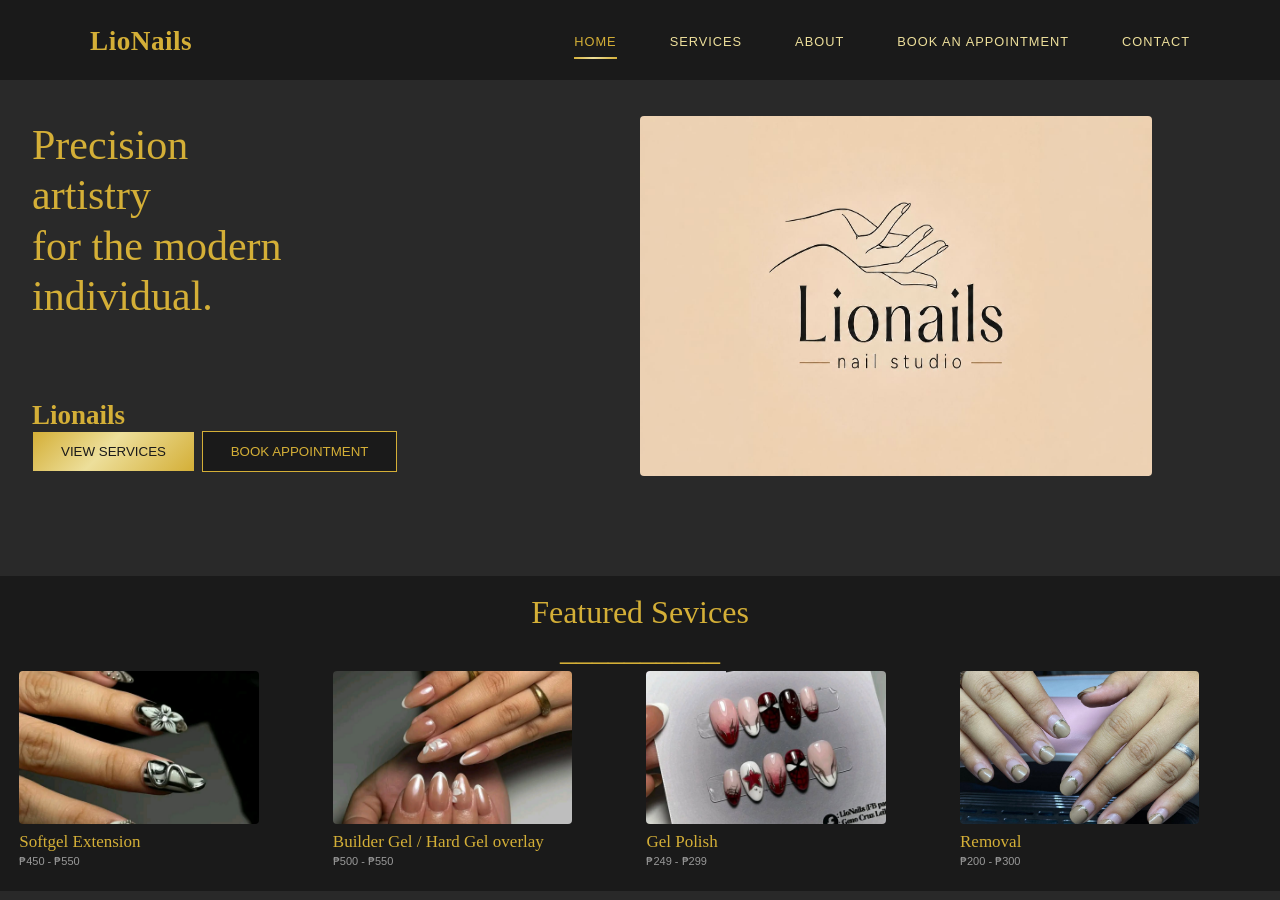
<file: index.html>
<html lang="en">
<head>

    <meta charset="UTF-8">
    <meta name="viewport" content="width=device-width, initial-scale=1.0">
    <link rel="stylesheet" href="style.css">

</head>
<body>
    
<!-------------------------------------------main page re rhodgine para masmalinaw haaa-->

<section class="mainpage" id="mainpages"><!-----------------------------mainpage-->



<header class="topbox">
    <h4>LioNails</h4>

    <button
        class="menuToggle"
        type="button"
        aria-expanded="false"
        aria-controls="siteNavigation"
    >
        ☰ MENU
    </button>

    <nav
        class="navigation"
        id="siteNavigation"
        aria-label="Main navigation"
    >
        <a href="index.html">HOME</a>
        <a href="view-services.html">SERVICES</a>
        <a href="about.html">ABOUT</a>
        <a href="book_appointment.html">BOOK AN APPOINTMENT</a>
        <a href="contact.html">CONTACT</a>
    </nav>
</header>  <!--binago ko code mo dito joshua para maging responsive yung nav bar, iaapply ko to sa lahat ng booking html, bali magiging burger menu sya-->

    </div><!---------------------------------------------/classbuttons-->

</div><!------------------------------------------------/topboxclass-->

<img src="image/logoland.png">

<h2>
    Precision<br> 
    artistry<br>
    for the modern<br>
    individual.

<h5>Lionails<br>

<button id="reviewServices" onclick="location.href='view-services.html'">VIEW SERVICES</button> <!-------------makikita motong mismong format nato sa iba ibang part-->
<button id="bookAppointment" onclick="location.href='book_appointment.html'">BOOK APPOINTMENT</button> <!-------------makikita motong mismong format nato sa iba ibang part --->
</h5>
</h2>


<!---------sa featured buttons nato-->
<div class="featuredBox">

    <h4>
        Featured Sevices<br>
        __________
    </h4>

    <!--Signature Manicure button-->
<button id="signatureManicure" onclick="location.href='contact.html'">
    <img src="image/pic.jpg" alt="Signature Manicure">
    <h3>Softgel Extension
        <b>₱450 - ₱550</b>
    </h3>
</button>

   <!--Spa Pedicure button-->
<button id="spaPedicure" onclick="location.href='contact.html'">
    <img src="image/pic1.jpg" alt="Spa Pedicure">
    <h3>Builder Gel / Hard Gel overlay
        <b>₱500 - ₱550</b>
    </h3>
</button>

   <!--Custom Art button-->
<button id="customArt" onclick="location.href='contact.html'">
    <img src="image/pic3.jpg" alt="Custom Art">
    <h3>Gel Polish
        <b>₱249 - ₱299</b>
    </h3>
</button>

    <!--Gel Extensions button-->
<button id="gelExtensions" onclick="location.href='contact.html'">
    <img src="image/pic5.jpg" alt="Gel Extensions">
    <h3>Removal
        <b>₱200 - ₱300</b>
    </h3>
</button>

</div>

</section><!-----------------------------mainpage-->
<!-------------------------------------------/main page re rhodgine para masmalinaw haaa-->
<script src="script.js"></script>
</body>
</html>
</file>
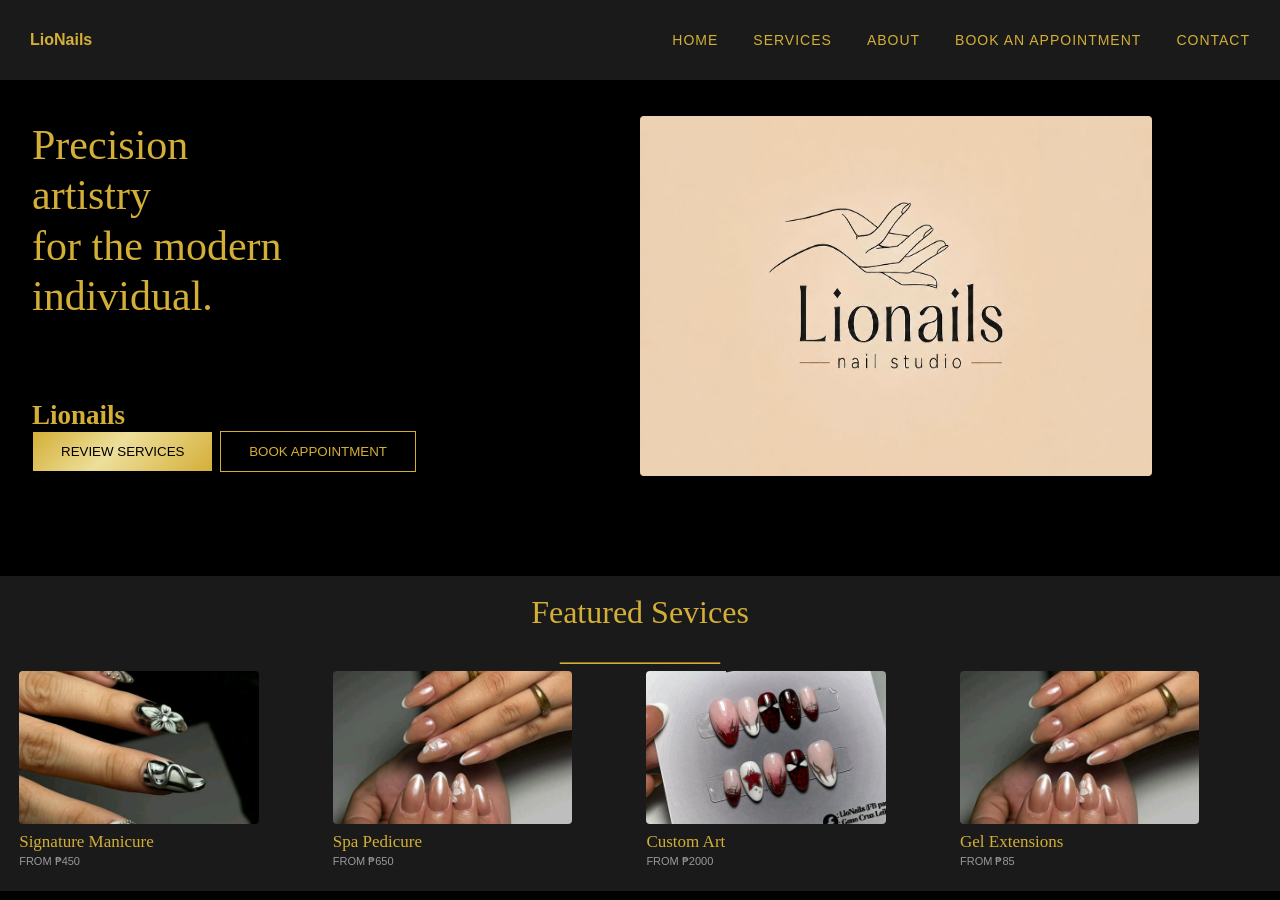
<file: Lionals Website modular/index.html>
<html lang="en">
<head>

    <meta charset="UTF-8">
    <meta name="viewport" content="width=device-width, initial-scale=1.0">
    <link rel="stylesheet" href="style.css">

</head>
<body>
    
<!-------------------------------------------main page re rhodgine para masmalinaw haaa-->

<section class="mainpage" id="mainpages"><!-----------------------------mainpage-->



<div class="topbox"><!-----------------------------------topboxclass-->

    <h4>LioNails</h4>

    <div class="navigation"><!----------------------------classbuttons-->

        <button onclick="location.href='index.html'">HOME</button>

        <button onclick="location.href='services.html'">SERVICES</button>

        <button onclick="location.href='about.html'">ABOUT</button>

        <button onclick="location.href='book_appointment.html'">BOOK AN APPOINTMENT</button>

        <button onclick="location.href='contact.html'">CONTACT</button>

    </div><!---------------------------------------------/classbuttons-->

</div><!------------------------------------------------/topboxclass-->

<img src="image/logoland.png">

<h2>
    Precision<br> 
    artistry<br>
    for the modern<br>
    individual.

<h5>Lionails<br>
<button id="reviewServices">REVIEW SERVICES</button>   <!-------------makikita motong mismong format nato sa iba ibang part --->
<button id="bookAppointment">BOOK APPOINTMENT</button> <!-------------makikita motong mismong format nato sa iba ibang part --->
</h5>
</h2>


<!---------sa featured buttons nato-->
<div class="featuredBox">

    <h4>
        Featured Sevices<br>
        __________
    </h4>

    <!--Signature Manicure button--> 
    <button id="signatureManicure"> 
        <img src="image/pic.jpg" alt="Signature Manicure"> 
        <h3>Signature Manicure 
            <b>FROM ₱450</b> 
        </h3> 
    </button> 

    <!--Spa Pedicure button--> 
    <button id="spaPedicure"> 
        <img src="image/pic1.jpg" alt="Spa Pedicure"> 
        <h3>Spa Pedicure 
            <b>FROM ₱650</b> 
        </h3> 
    </button> 

    <!--Custom Art button--> 
    <button id="customArt"> 
        <img src="image/pic3.jpg" alt="Custom Art"> 
        <h3>Custom Art 
            <b>FROM ₱2000</b> 
        </h3> 
    </button> 

    <!--Gel Extensions button--> 
    <button id="gelExtensions"> 
        <img src="image/pic4.jpg" alt="Gel Extensions"> 
        <h3>Gel Extensions 
            <b>FROM ₱85</b> 
        </h3> 
    </button>

</div>

</section><!-----------------------------mainpage-->
<!-------------------------------------------/main page re rhodgine para masmalinaw haaa-->
<script src="script.js"></script>
</body>
</html>
</file>
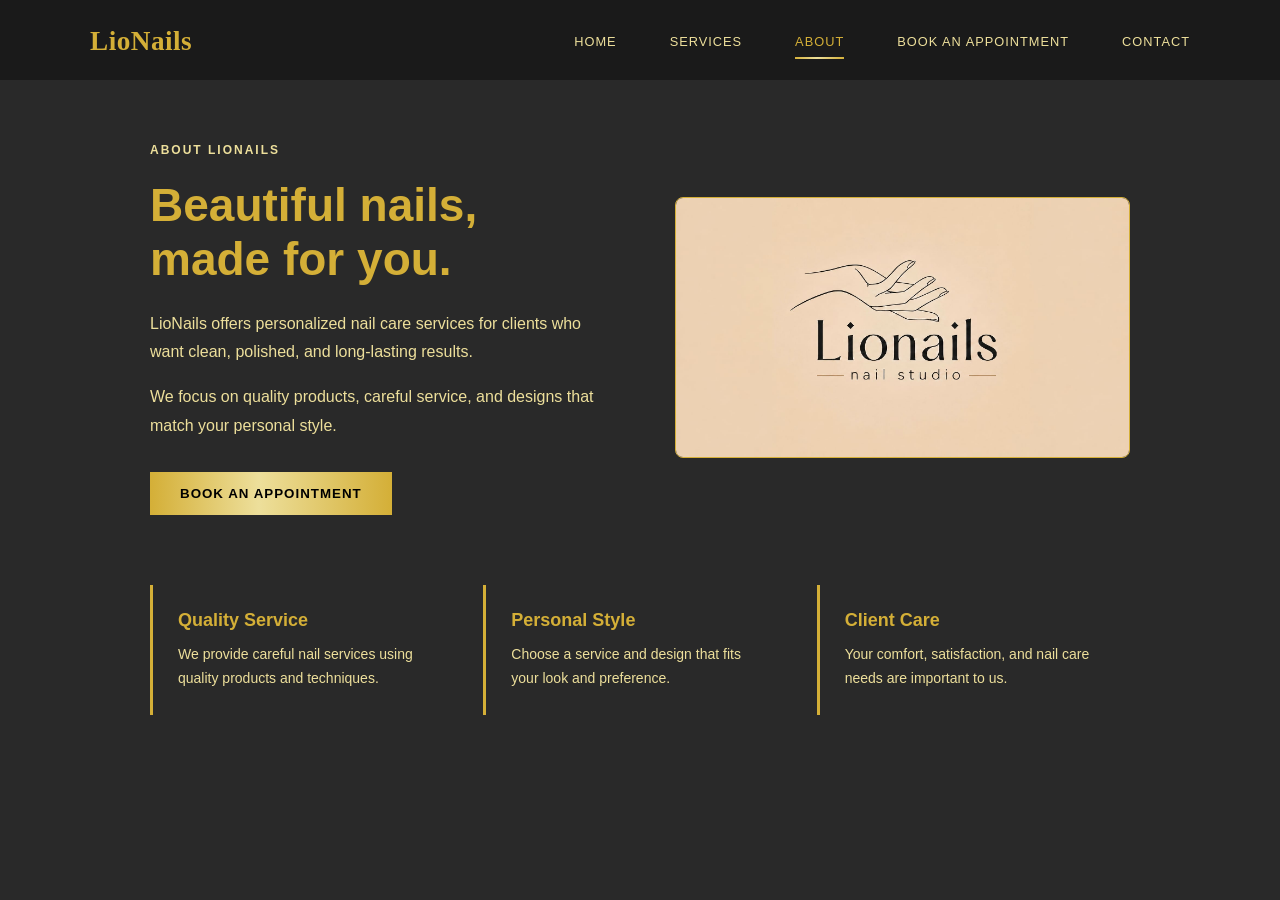
<file: about.html>
<!DOCTYPE html>
<html lang="en">

<head>

    <meta charset="UTF-8">
    <meta name="viewport" content="width=device-width, initial-scale=1.0">

    <link rel="stylesheet" href="style.css">

    <title>LioNails - About</title>

</head>

<body>

<header class="topbox">
    <h4>LioNails</h4>

    <button
        class="menuToggle"
        type="button"
        aria-expanded="false"
        aria-controls="siteNavigation"
    >
        ☰ MENU
    </button>

    <nav
        class="navigation"
        id="siteNavigation"
        aria-label="Main navigation"
    >
        <a href="index.html">HOME</a>
        <a href="view-services.html">SERVICES</a>
        <a href="about.html">ABOUT</a>
        <a href="book_appointment.html">BOOK AN APPOINTMENT</a>
        <a href="contact.html">CONTACT</a>
    </nav>
</header>

    <!--- rhodgine code -->
<section class="aboutContent">

    <div class="aboutIntro">
        <p class="aboutEyebrow">ABOUT LIONAILS</p>
        <h1>Beautiful nails, made for you.</h1>

        <p>
            LioNails offers personalized nail care services for clients who
            want clean, polished, and long-lasting results.
        </p>

        <p>
            We focus on quality products, careful service, and designs that
            match your personal style.
        </p>

        <button class="appointBtn"
            onclick="location.href='book_appointment.html'">
            BOOK AN APPOINTMENT
        </button>
    </div>

    <div class="aboutImage">
        <img src="image/logoland.png" alt="LioNails Nail Studio">
    </div>

</section>

<section class="aboutValues">

    <div class="aboutValue">
        <h2>Quality Service</h2>
        <p>We provide careful nail services using quality products and techniques.</p>
    </div>

    <div class="aboutValue">
        <h2>Personal Style</h2>
        <p>Choose a service and design that fits your look and preference.</p>
    </div>

    <div class="aboutValue">
        <h2>Client Care</h2>
        <p>Your comfort, satisfaction, and nail care needs are important to us.</p>
    </div>

</section>

<script src="script.js"></script>
</body>

</html>
</file>
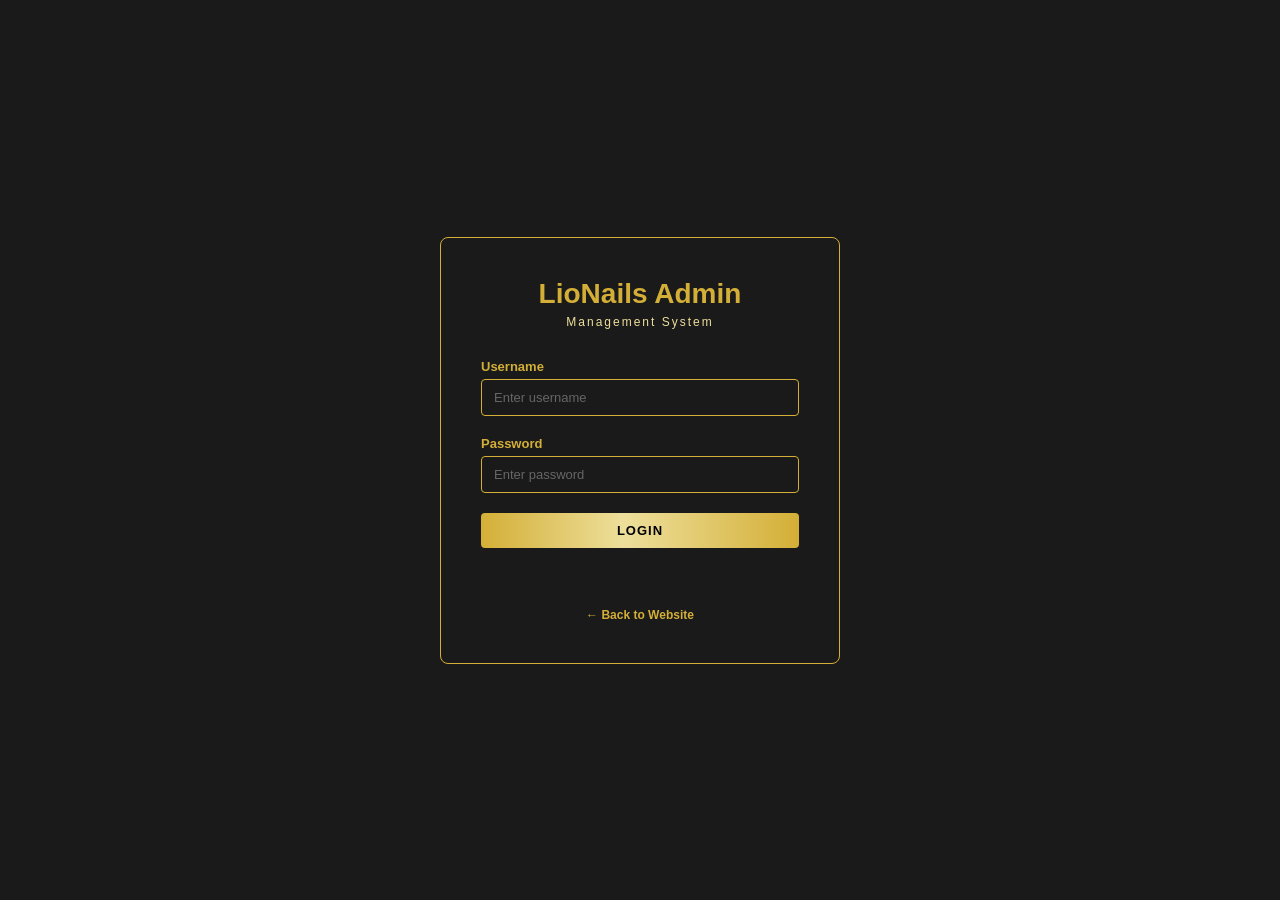
<file: Admin-booking.html>
<!DOCTYPE html>
<html lang="en">

<head>
    <meta charset="UTF-8">
    <meta name="viewport" content="width=device-width, initial-scale=1.0">
    <link rel="stylesheet" href="style.css">
    <title>LioNails - Admin Bookings</title>
</head>

<body>

    <div class="adminLayout">

        <aside class="adminSidebar">
            <div class="sidebarLogo">
                <h3>LioNails Admin</h3>
            </div>

            <ul class="sidebarMenu">
                <li><a href="Admin-dashboard.html">Dashboard</a></li>
                <li><a href="Admin-booking.html" class="active">Bookings</a></li>
                <li><a href="Admin-services.html">Services</a></li>
                <li><a href="Admin-customers.html">Customers/Clients</a></li>
            </ul>

            <div class="logoutSection">
                <button class="logoutBtn" onclick="logout()">LOGOUT</button>
            </div>
        </aside>

        <main class="adminContent">

            <header class="adminHeader">
                <div>
                    <h1>Bookings</h1>
                    <p class="adminWelcome">Review and manage appointment requests.</p>
                </div>
            </header>

            <div class="filterSection">
                <button class="filterBtn active" data-filter="all">All</button>
                <button class="filterBtn" data-filter="pending">Pending</button>
                <button class="filterBtn" data-filter="confirmed">Confirmed</button>
                <button class="filterBtn" data-filter="cancelled">Cancelled</button>
            </div>

            <section class="tableSection">
                <h2>Appointment Requests</h2>

                <table class="dataTable">
                    <thead>
                        <tr>
                            <th>Client</th>
                            <th>Phone</th>
                            <th>Service</th>
                            <th>Date</th>
                            <th>Time</th>
                            <th>Status</th>
                            <th>Action</th>
                        </tr>
                    </thead>

                    <tbody id="bookingsTableBody">
                        <tr>
                            <td colspan="7">No bookings yet.</td>
                        </tr>
                    </tbody>
                </table>
            </section>

        </main>

    </div>

    <script src="Admin-script.js"></script>

    <script>
        checkLogin();
    </script>

</body>

</html>
</file>
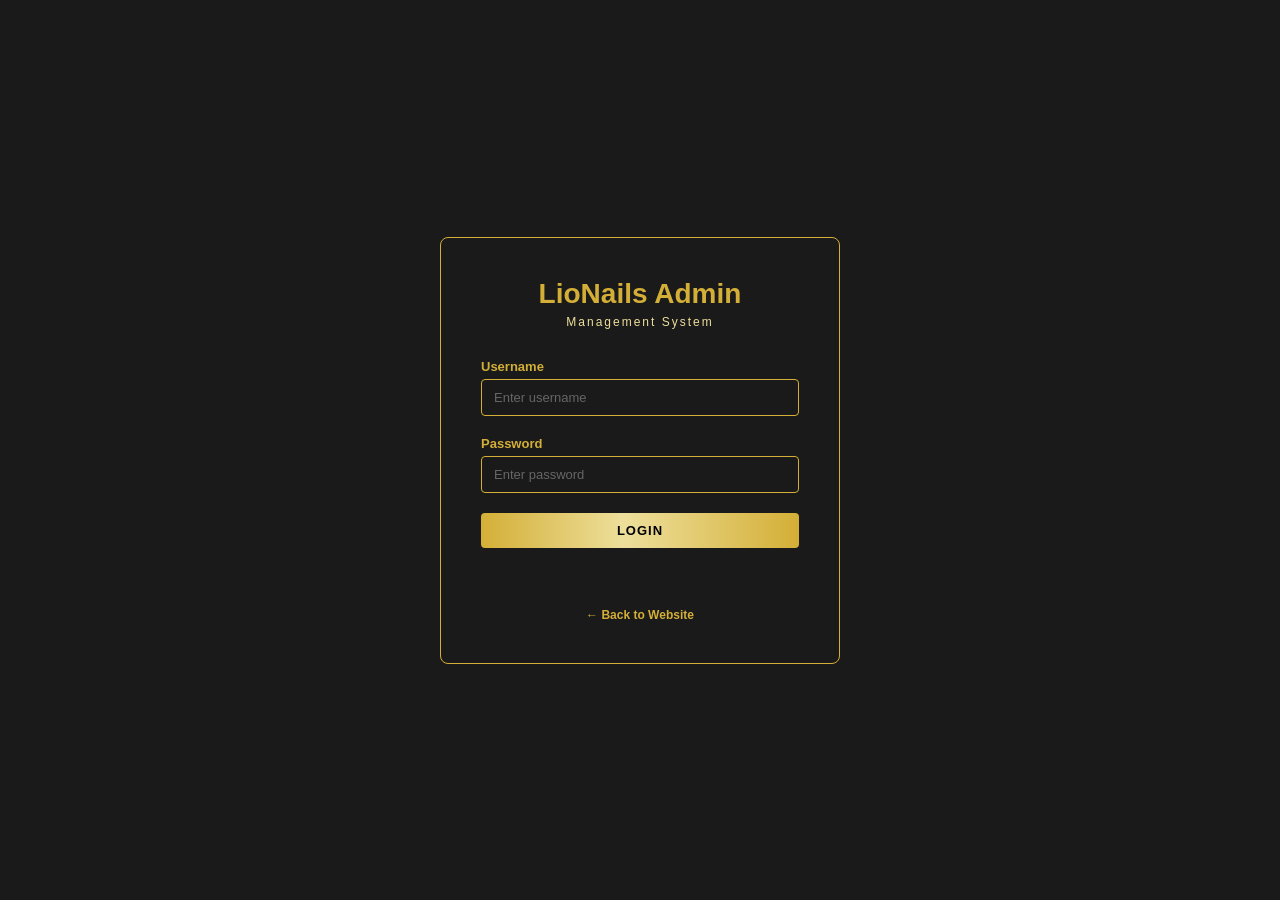
<file: Admin-customers.html>
<!DOCTYPE html>
<html lang="en">

<head>
    <meta charset="UTF-8">
    <meta name="viewport" content="width=device-width, initial-scale=1.0">
    <link rel="stylesheet" href="style.css">
    <title>LioNails - Admin Customers</title>
</head>

<body>

    <div class="adminLayout">

        <aside class="adminSidebar">
            <div class="sidebarLogo">
                <h3>LioNails Admin</h3>
            </div>

            <ul class="sidebarMenu">
                <li><a href="Admin-dashboard.html">Dashboard</a></li>
                <li><a href="Admin-booking.html">Bookings</a></li>
                <li><a href="Admin-services.html">Services</a></li>
                <li><a href="Admin-customers.html" class="active">Customer/Clients</a></li>
            </ul>

            <div class="logoutSection">
                <button class="logoutBtn" onclick="logout()">LOGOUT</button>
            </div>
        </aside>

        <main class="adminContent">

            <header class="adminHeader">
                <div>
                    <h1>Customers/Clients</h1>
                    <p class="adminWelcome">View client records and appointment history.</p>
                </div>
            </header>

            <section class="cardsWrapper">
                <div class="card">
                    <p class="cardTitle">Total Customers.Clients</p>
                    <p class="cardValue" id="customerCount">0</p>
                    <p class="cardSubtext">Unique client records</p>
                </div>

                <div class="card">
                    <p class="cardTitle">New This Month</p>
                    <p class="cardValue" id="newCustomerCount">0</p>
                    <p class="cardSubtext">First-time clients</p>
                </div>
            </section>

            <section class="tableSection">
                <h2>Client Records</h2>

                <table class="dataTable">
                    <thead>
                        <tr>
                            <th>Client Name</th>
                            <th>Phone Number</th>
                            <th>Total Bookings</th>
                            <th>Latest Appointment</th>
                            <th>Action</th>
                        </tr>
                    </thead>

                    <tbody id="customersTableBody">
                        <tr>
                            <td colspan="4">
                                Client records will appear here after bookings are submitted.
                            </td>
                        </tr>
                    </tbody>
                </table>
            </section>

        </main>

    </div>

    <script src="Admin-script.js"></script>

    <script>
        checkLogin();
    </script>

</body>

</html>
</file>
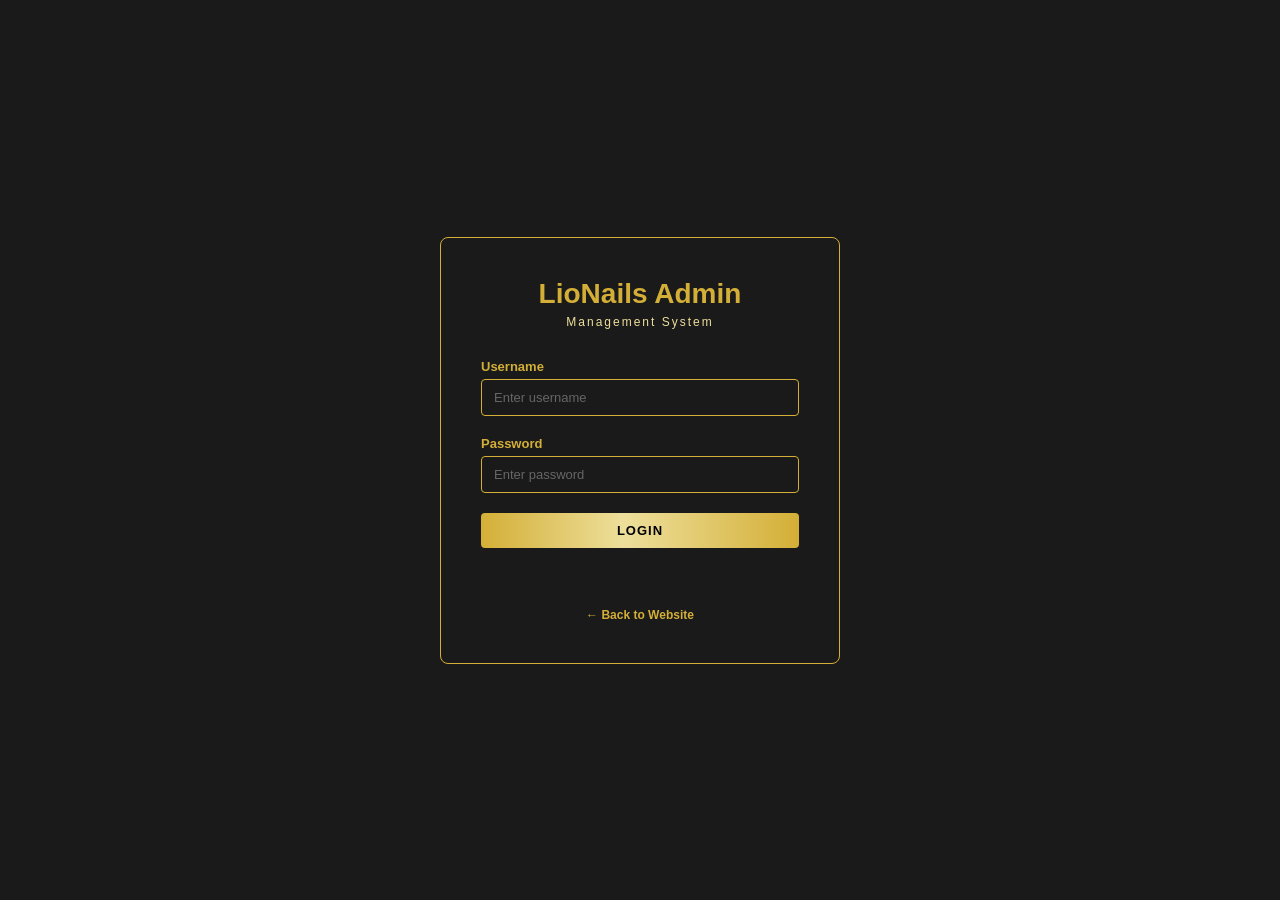
<file: Admin-dashboard.html>
<!DOCTYPE html>
<html lang="en">

<head>
    <meta charset="UTF-8">
    <meta name="viewport" content="width=device-width, initial-scale=1.0">
    <link rel="stylesheet" href="style.css">
    <title>LioNails - Admin Dashboard</title>
</head>

<body>

    <div class="adminLayout">

        <aside class="adminSidebar">
            <div class="sidebarLogo">
                <h3>LioNails Admin</h3>
            </div>

            <ul class="sidebarMenu">
                <li><a href="Admin-dashboard.html" class="active">Dashboard</a></li>
                <li><a href="Admin-booking.html">Bookings</a></li>
                <li><a href="Admin-services.html">Services</a></li>
                <li><a href="Admin-customers.html">Customers/Clients</a></li>
            </ul>

            <div class="logoutSection">
                <button class="logoutBtn" onclick="logout()">LOGOUT</button>
            </div>
        </aside>

        <main class="adminContent">

            <header class="adminHeader">
                <div>
                    <h1>Dashboard</h1>
                    <p class="adminWelcome">Welcome back to LioNails Management System.</p>
                </div>

                <div class="adminUser">
                    <p id="currentDate"></p>
                </div>
            </header>

            <section class="cardsWrapper">
                <div class="card">
                    <p class="cardTitle">Total Bookings</p>
                    <p class="cardValue" id="totalBookings">0</p>
                    <p class="cardSubtext">All appointment requests</p>
                </div>

                <div class="card">
                    <p class="cardTitle">Pending</p>
                    <p class="cardValue" id="pendingBookings">0</p>
                    <p class="cardSubtext">Waiting for confirmation</p>
                </div>

                <div class="card">
                    <p class="cardTitle">Confirmed</p>
                    <p class="cardValue" id="confirmedBookings">0</p>
                    <p class="cardSubtext">Upcoming appointments</p>
                </div>

                <div class="card">
                    <p class="cardTitle">Customers/Clients</p>
                    <p class="cardValue" id="totalCustomers">0</p>
                    <p class="cardSubtext">Unique client records</p>
                </div>
            </section>

            <section class="tableSection">
                <h2>Recent Bookings</h2>

                <table class="dataTable">
                    <thead>
                        <tr>
                            <th>Client</th>
                            <th>Service</th>
                            <th>Date</th>
                            <th>Time</th>
                            <th>Status</th>
                        </tr>
                    </thead>

                    <tbody id="recentBookings">
                        <tr>
                            <td colspan="5">No bookings yet.</td>
                        </tr>
                    </tbody>
                </table>
            </section>

        </main>

    </div>

    <script src="Admin-script.js"></script>

    <script>
        const adminUser = checkLogin();

        if (adminUser) {
            document.getElementById("currentDate").textContent =
                new Date().toLocaleDateString("en-PH", {
                    weekday: "long",
                    month: "long",
                    day: "numeric",
                    year: "numeric"
                });
        }
    </script>

</body>

</html>
</file>
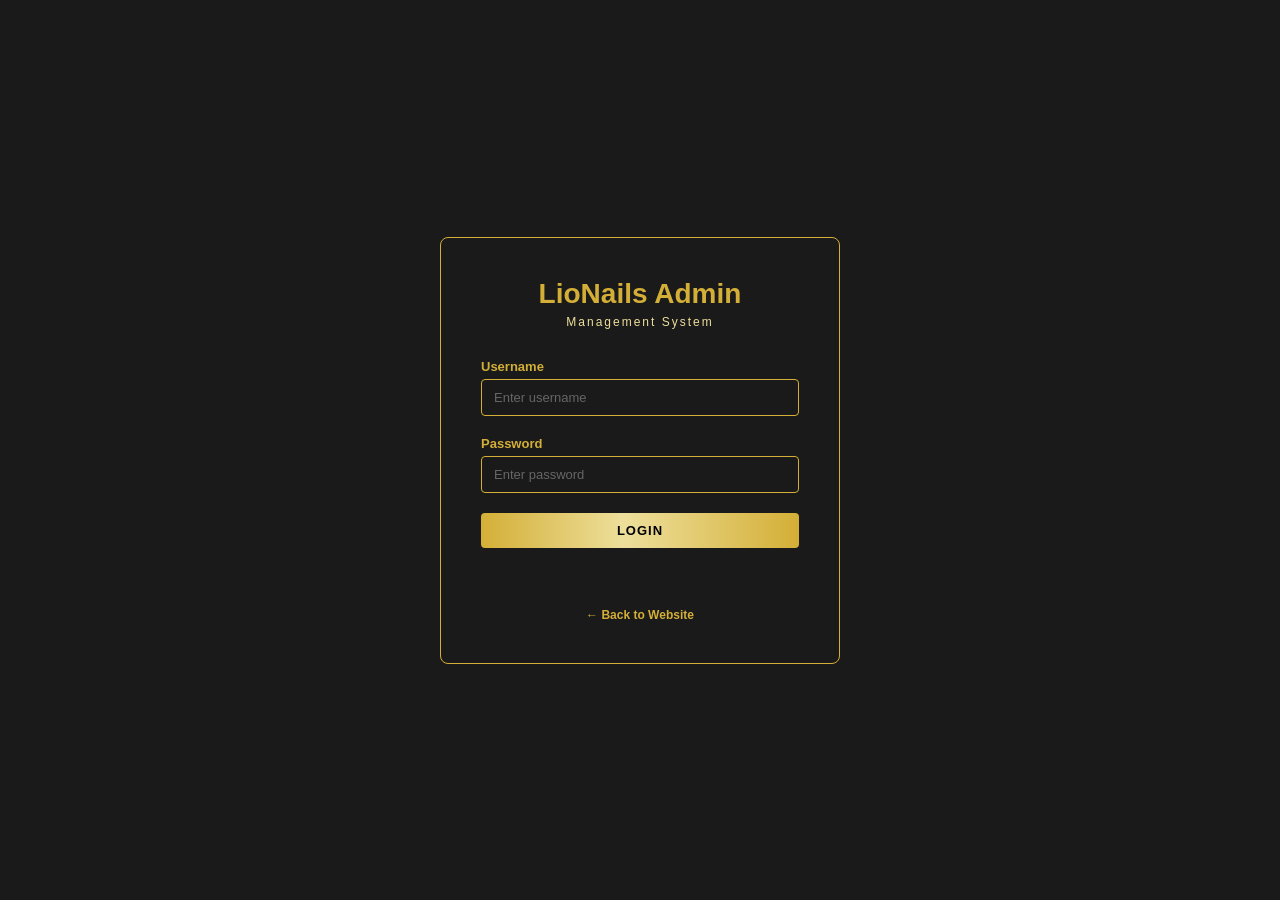
<file: Admin-login.html>
<!DOCTYPE html>
<html lang="en">

<head>
    <meta charset="UTF-8">
    <meta name="viewport" content="width=device-width, initial-scale=1.0">
    <link rel="stylesheet" href="style.css">
    <title>LioNails - Admin Login</title>
</head>

<body>

    <section class="loginPage">
        <div class="loginWrapper">
            <h1>LioNails Admin</h1>
            <p>Management System</p>

            <form id="loginForm">
                <div class="inputGroup">
                    <label>Username</label>
                    <input type="text" id="username" placeholder="Enter username" required>
                </div>

                <div class="inputGroup">
                    <label>Password</label>
                    <input type="password" id="password" placeholder="Enter password" required>
                </div>

                <div id="errorMessage" class="errorMessage"></div>

                <button type="submit" class="loginButton">LOGIN</button>
            </form>

            <!-- nasa java script na to pero option ko lang to kung idedemo natin ung admin login
            <div class="demoAccount">
                <p>Demo Accounts:</p>
                <small>owner / lionails</small><br>
                <small>staff / staff123</small><br>
                <small>manager / manager123</small>
            </div>
        -->

            <a href="index.html" class="backLink">← Back to Website</a>
        </div>
    </section>

    <script src="Admin-script.js"></script>
</body>

</html>
</file>
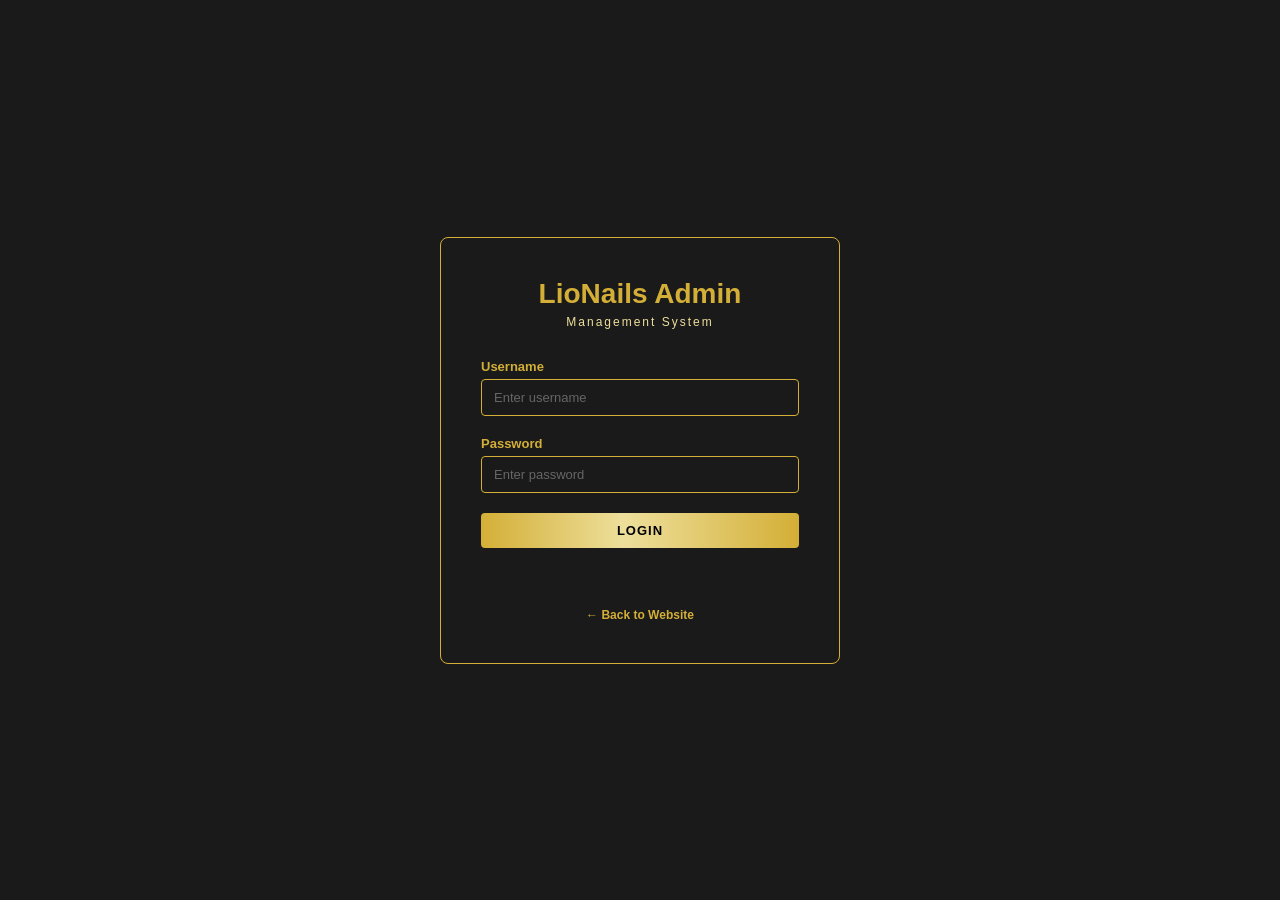
<file: Admin-services.html>
<!DOCTYPE html>
<html lang="en">

<head>
    <meta charset="UTF-8">
    <meta name="viewport" content="width=device-width, initial-scale=1.0">
    <link rel="stylesheet" href="style.css">
    <title>LioNails - Admin Services</title>
</head>

<body>

    <div class="adminLayout">

        <aside class="adminSidebar">
            <div class="sidebarLogo">
                <h3>LioNails Admin</h3>
            </div>

            <ul class="sidebarMenu">
                <li><a href="Admin-dashboard.html">Dashboard</a></li>
                <li><a href="Admin-booking.html">Bookings</a></li>
                <li><a href="Admin-services.html" class="active">Services</a></li>
                <li><a href="Admin-customers.html">Customers/Clients</a></li>
            </ul>

            <div class="logoutSection">
                <button class="logoutBtn" onclick="logout()">LOGOUT</button>
            </div>
        </aside>

        <main class="adminContent">

            <header class="adminHeader">
                <div>
                    <h1>Services</h1>
                    <p class="adminWelcome">Manage LioNails services and prices.</p>
                </div>

                <button class="filterBtn" type="button" onclick="openServiceModal()">+ ADD SERVICE</button>
            </header>

            <section class="tableSection">
                <h2>Available Services</h2>

                <table class="dataTable">
                    <thead>
                        <tr>
                            <th>Service</th>
                            <th>Description</th>
                            <th>Starting Price</th>
                            <th>Status</th>
                            <th>Action</th>
                        </tr>
                    </thead>

                    <tbody id="servicesTableBody"></tbody>
                </table>
            </section>

            <div id="serviceModal" class="adminModal">
    <div class="adminModalContent">

        <button type="button" class="closeModalBtn" onclick="closeServiceModal()">
            &times;
        </button>

        <h2 id="serviceModalTitle">Add Service</h2>

        <form id="serviceForm">
            <div class="formGroup">
                <label for="serviceName">Service Name</label>
                <input type="text" id="serviceName" required>
                <label for ="serviceImage">Image path<span>(optional)</span></label>
                <input type="text" id="serviceImage"
                Placeholder="images/softgel extention.jpg">
            </div>

            <div class="formGroup">
                <label for="serviceDescription">Description</label>
                <textarea id="serviceDescription" rows="3" required></textarea>
            </div>

            <div class="formGroup">
                <label for="servicePrice">Starting Price</label>
                <input type="text" id="servicePrice" placeholder="e.g., ₱500" required>
            </div>

            <div class="modalActions">
                <button type="button" class="filterBtn" onclick="closeServiceModal()">
                    Cancel
                </button>

                <button type="submit" class="confirmBtn">
                    Save Service
                </button>
            </div>
        </form>

    </div>
</div>

        </main>

    </div>

    <script src="Admin-script.js"></script>

    <script>
        checkLogin();
    </script>

</body>

</html>
</file>
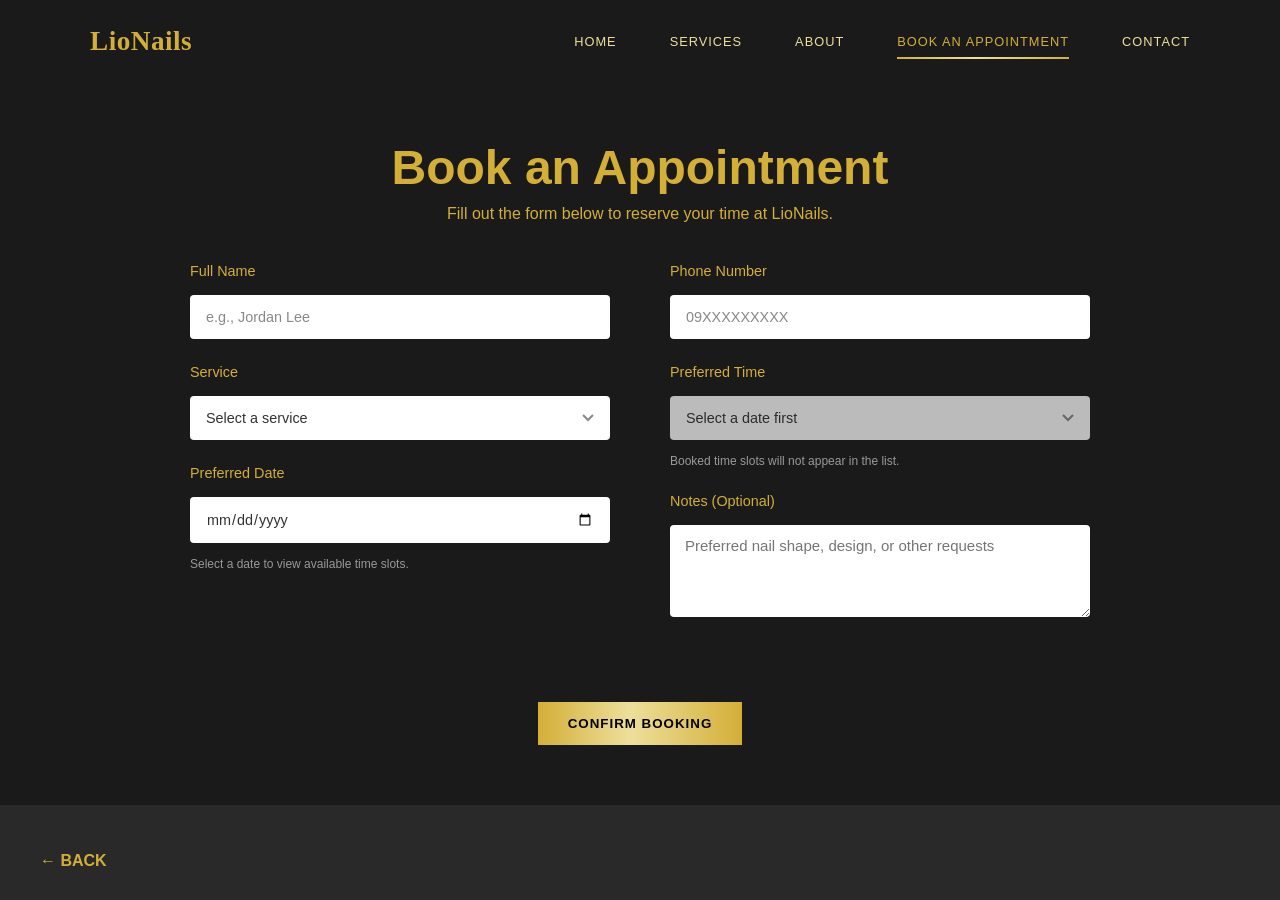
<file: book_appointment.html>
<!DOCTYPE html>
<html lang="en">

<head>
    <meta charset="UTF-8">
    <meta name="viewport" content="width=device-width, initial-scale=1.0">
    <link rel="stylesheet" href="style.css">
    <title>LioNails - Book an Appointment</title>
</head>

<body>
    <header class="topbox">
    <h4>LioNails</h4>

    <button
        class="menuToggle"
        type="button"
        aria-expanded="false"
        aria-controls="siteNavigation"
    >
        ☰ MENU
    </button>

    <nav
        class="navigation"
        id="siteNavigation"
        aria-label="Main navigation"
    >
        <a href="index.html">HOME</a>
        <a href="view-services.html">SERVICES</a>
        <a href="about.html">ABOUT</a>
        <a href="book_appointment.html">BOOK AN APPOINTMENT</a>
        <a href="contact.html">CONTACT</a>
    </nav>
</header>
    <section class="bookForm">
        <h1>Book an Appointment</h1>
        <p class="formSubtext">Fill out the form below to reserve your time at LioNails.</p>

        <form id="bookingForm">
            <div class="formGrid">

                <div class="formColumn">
                    <div class="formGroup">
                        <label for="clientName">Full Name</label>
                        <input type="text" id="clientName" placeholder="e.g., Jordan Lee" required>
                    </div>

                    <div class="formGroup">
                        <label for="bookingService">Service</label>
                        <select id="bookingService" required>
                            <option value="">loading services...</option>
                        </select>
                    </div>

                    <div class="formGroup">
                        <label for="bookingDate">Preferred Date</label>
                        <input type="date" id="bookingDate" required>
                        <small>Select a date to view available time slots.</small>
                    </div>
                </div>

                <div class="formColumn">
                    <div class="formGroup">
                        <label for="clientPhone">Phone Number</label>
                        <input type="tel" id="clientPhone" placeholder="09XXXXXXXXX" required>
                    </div>

                    <div class="formGroup">
                        <label for="bookingTime">Preferred Time</label>
                        <select id="bookingTime" required disabled>
                            <option value="">Select a date first</option>
                        </select>
                        <small>Booked time slots will not appear in the list.</small>
                    </div>

                    <div class="formGroup">
                        <label for="bookingNotes">Notes <span>(Optional)</span></label>
                        <textarea id="bookingNotes" rows="4"
                            placeholder="Preferred nail shape, design, or other requests"></textarea>
                    </div>
                </div>

            </div>

            <p id="bookingMessage" class="bookingMessage"></p>

            <div class="formButtons">
                <button type="submit" class="confirmBtn">CONFIRM BOOKING</button>
            </div>
        </form>

        <a href="index.html" id="backBtn">← BACK</a>
    </section>

    <script src="script.js"></script>
</body>

</html>
</file>
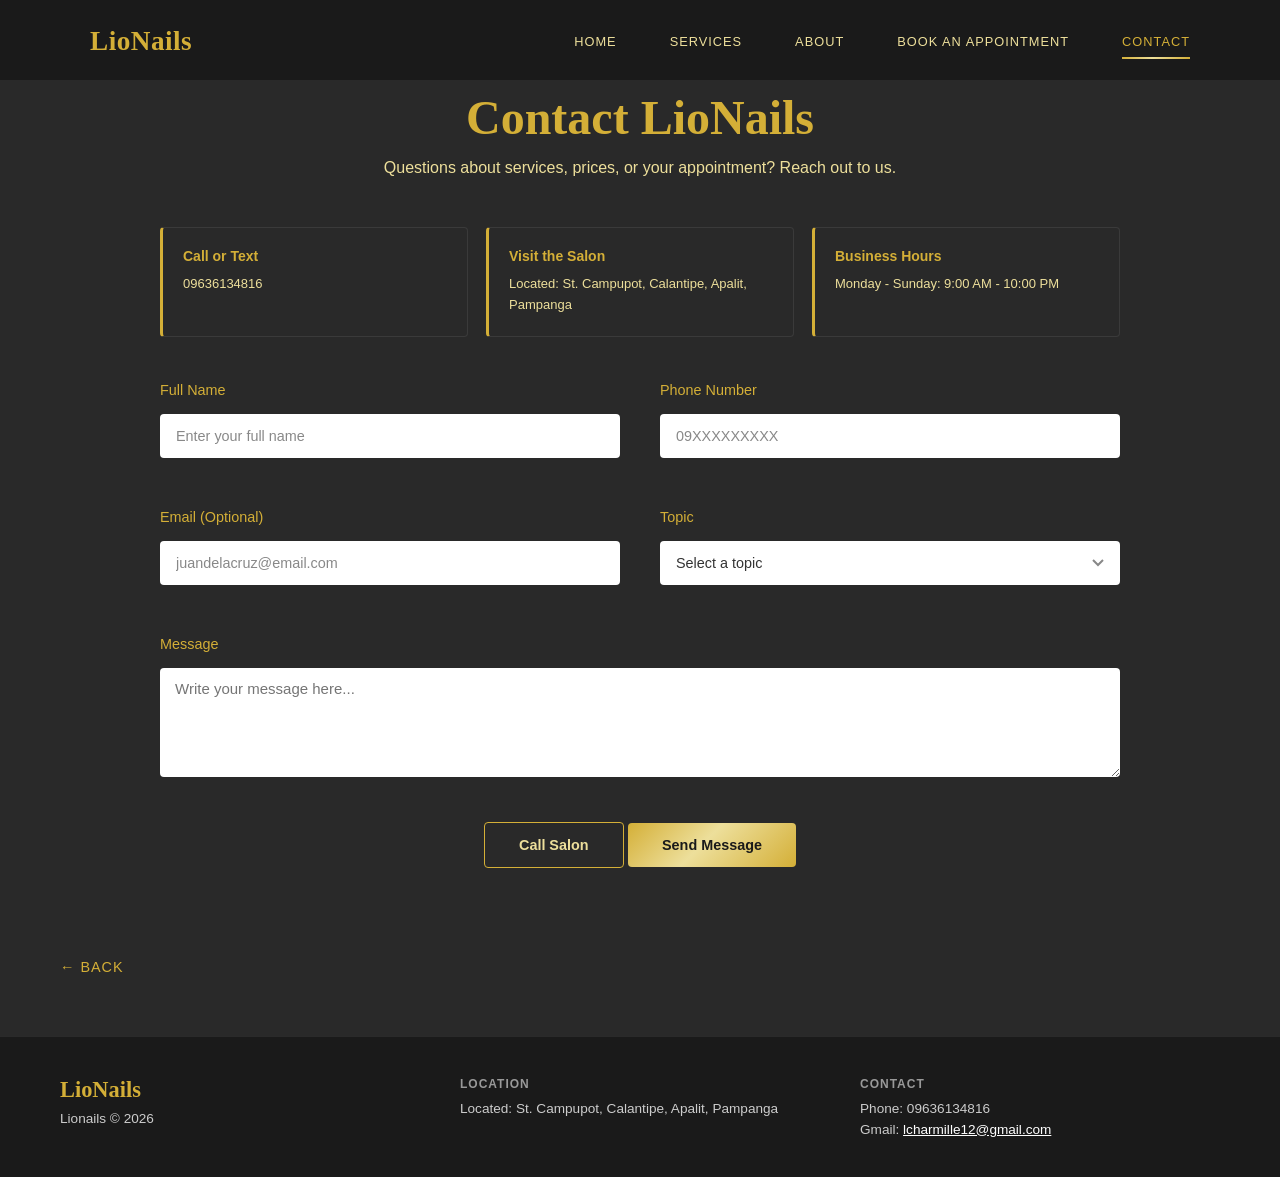
<file: contact.html>
<!DOCTYPE html>
<html lang="en">

<head>

    <meta charset="UTF-8">
    <meta name="viewport" content="width=device-width, initial-scale=1.0">
    <link rel="stylesheet" href="style.css">
    <title>LioNails - Contact</title>
</head>

<body>
    <header class="topbox">
    <h4>LioNails</h4>

    <button
        class="menuToggle"
        type="button"
        aria-expanded="false"
        aria-controls="siteNavigation"
    >
        ☰ MENU
    </button>

    <nav
        class="navigation"
        id="siteNavigation"
        aria-label="Main navigation"
    >
        <a href="index.html">HOME</a>
        <a href="view-services.html">SERVICES</a>
        <a href="about.html">ABOUT</a>
        <a href="book_appointment.html">BOOK AN APPOINTMENT</a>
        <a href="contact.html">CONTACT</a>
    </nav>
</header>

    <!----------------------------------------Contact Form-->
    <section class="contactPage">
        <h1>Contact LioNails</h1>
<p class="contactSubtext">
    Questions about services, prices, or your appointment? Reach out to us.
</p>

<div class="contactDetails">
    <div class="contactInfoCard">
        <h3>Call or Text</h3>
        <a href="tel:+639636134816"> 09636134816</a>
    </div>

    <div class="contactInfoCard">
        <h3>Visit the Salon</h3>
        <p>Located: St. Campupot, Calantipe, Apalit, Pampanga</p>
    </div>

    <div class="contactInfoCard">
        <h3>Business Hours</h3>
        <p>Monday - Sunday: 9:00 AM - 10:00 PM</p>
    </div>
</div>

<form class="contactForm" id="contactForm">

    <div class="formRow">
        <div class="formGroup">
            <label for="contactName">Full Name</label>
            <input type="text" id="contactName"
                placeholder="Enter your full name" required>
        </div>

        <div class="formGroup">
            <label for="contactPhone">Phone Number</label>
            <input type="tel" id="contactPhone"
                placeholder="09XXXXXXXXX" required>
        </div>
    </div>

    <div class="formRow">
        <div class="formGroup">
            <label for="contactEmail">Email <span>(Optional)</span></label>
            <input type="email" id="contactEmail"
                placeholder="juandelacruz@email.com">
        </div>

        <div class="formGroup">
            <label for="topic">Topic</label>
            <select id="topic" required>
                <option value="">Select a topic</option>
                <option value="service">Service Inquiry</option>
                <option value="price">Pricing</option>
                <option value="appointment">Appointment Question</option>
                <option value="other">Other</option>
            </select>
        </div>
    </div>

    <div class="formGroup contactMessageGroup">
        <label for="message">Message</label>
        <textarea id="message" rows="5"
            placeholder="Write your message here..." required></textarea>
    </div>

    <p id="contactMessage" class="contactMessage"></p>

    <div class="contactBtn">
        <button type="button" class="callBtn"
            onclick="location.href='tel:+639636134816'">
            Call Salon
        </button>

        <button type="submit" class="sendBtn">Send Message</button>
    </div>

</form>
        <div class="backWrap">
            <button class="backBtn" onclick="location.href='index.html'">&larr; BACK</button>
        </div>

    </section>
    <!----------------------------------------/Contact Form-->


    <!----------------------------------------Footer-->
    <footer class="siteFooter">

        <div class="footerCol">
            <h3 class="footerLogo">LioNails</h3>
            <p>Lionails &copy; 2026</p>
        </div>

        <div class="footerCol">
            <h5>LOCATION</h5>
            <p>Located: St. Campupot, Calantipe, Apalit, Pampanga</p>
        </div>

        <div class="footerCol">
            <h5>CONTACT</h5>
            <p>Phone: 09636134816</p>
            <p>Gmail: <a href="mailto:lcharmille12@gmail.com">lcharmille12@gmail.com</a></p>
        </div>

    </footer>
    <!----------------------------------------/Footer-->

<script src="script.js"></script>
</body>

</html>
</file>
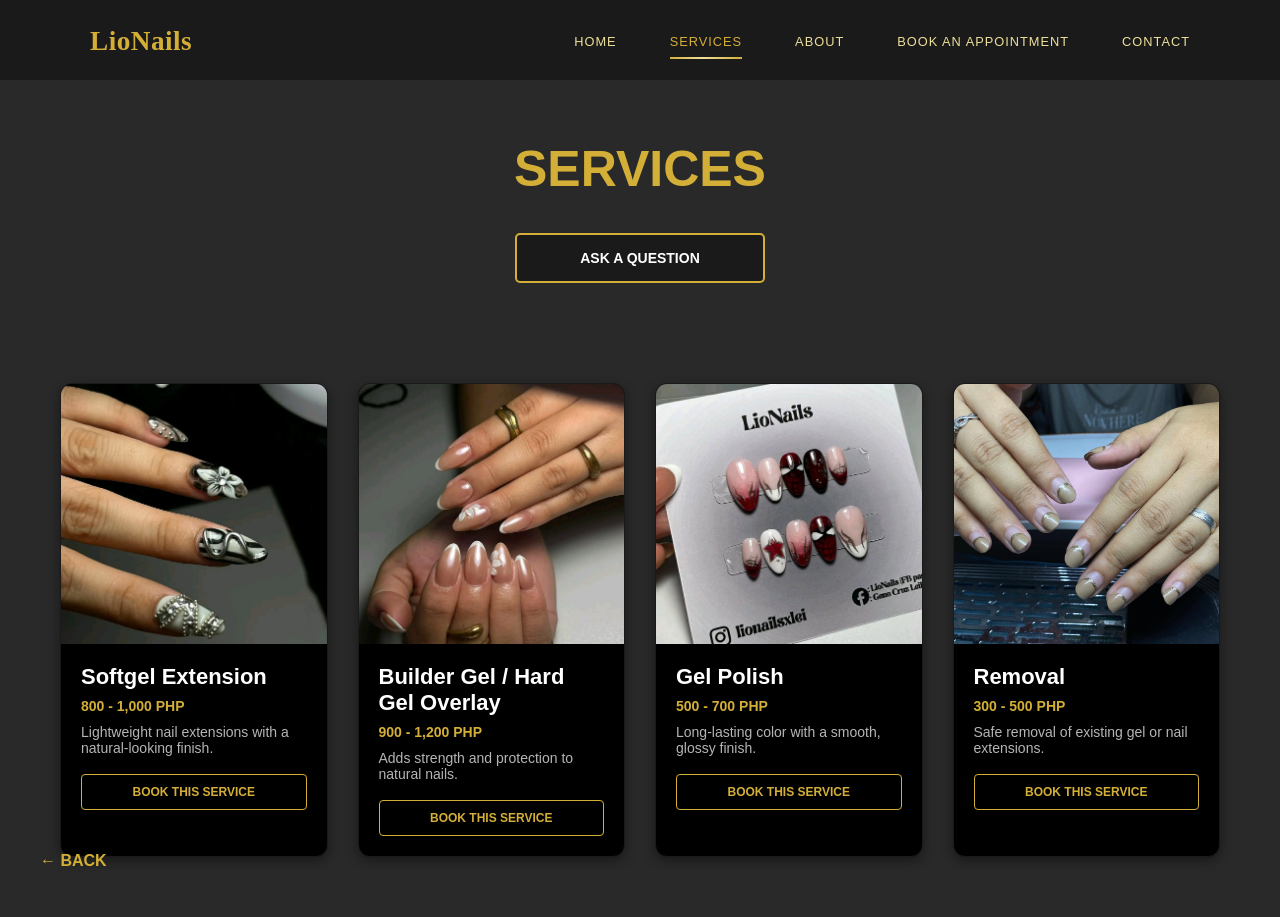
<file: view-services.html>
<!DOCTYPE html>
<html lang="en">

<head>

    <meta charset="UTF-8">
    <meta name="viewport" content="width=device-width, initial-scale=1.0">

    <link rel="stylesheet" href="style.css">

</head>

<body>
    <header class="topbox">
    <h4>LioNails</h4>

    <button
        class="menuToggle"
        type="button"
        aria-expanded="false"
        aria-controls="siteNavigation"
    >
        ☰ MENU
    </button>

    <nav
        class="navigation"
        id="siteNavigation"
        aria-label="Main navigation"
    >
        <a href="index.html">HOME</a>
        <a href="view-services.html">SERVICES</a>
        <a href="about.html">ABOUT</a>
        <a href="book_appointment.html">BOOK AN APPOINTMENT</a>
        <a href="contact.html">CONTACT</a>
    </nav>
</header>

<!----------------------------------------Services-->
<section class="Ask-a-quests">
    <h1>SERVICES</h1>

    <div class="questButtons">
        <button id="askblack" onclick="location.href='contact.html'">
        ASK A QUESTION </button>
    </div>
</section>
<!----------------------------------------Services-->

<!----------------------------------------------------------------------------------------------------services img-->
<section id="servicesimg">

    <div id="clientServicesGrid" class="servicesimgs"></div>

    <a href="index.html" id="backBtn">← BACK</a>

</section>
<!----------------------------------------------------------------------------------------------------services img-->

<script src="script.js"></script>
</body>

</html>
</file>
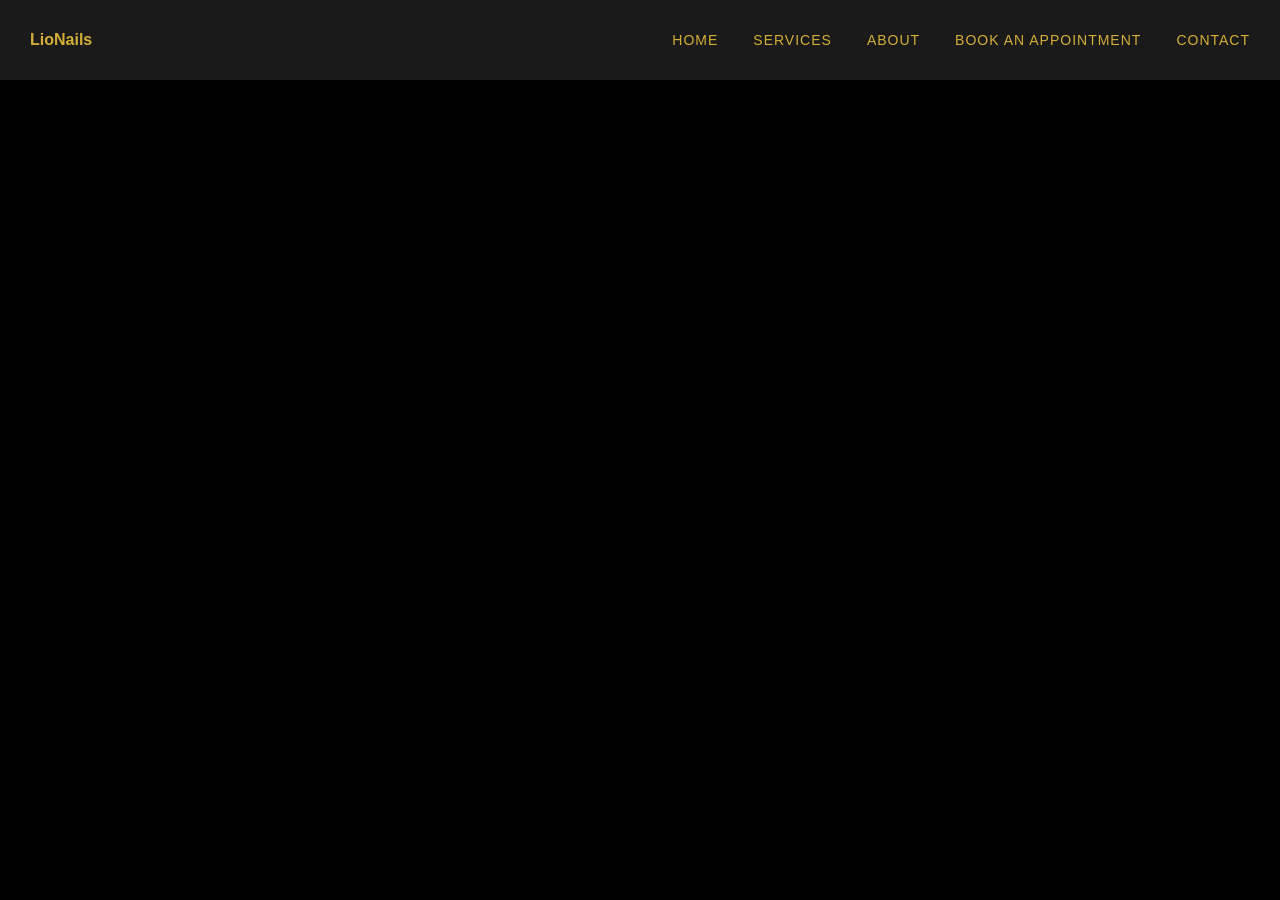
<file: Lionals Website modular/about.html>
<html lang="en">
<head>
    <meta charset="UTF-8">
    <meta name="viewport" content="width=device-width, initial-scale=1.0">
    <title>Document</title>
</head>
<body>
    <!DOCTYPE html>
<html lang="en">

<head>

    <meta charset="UTF-8">
    <meta name="viewport" content="width=device-width, initial-scale=1.0">

    <link rel="stylesheet" href="style.css">

    <title>LioNails - About</title>

</head>

<body>

    <section class="aboutPage">

        <div class="topbox"><!-----------------------------------topboxclass-->

            <h4>LioNails</h4>

            <div class="navigation"><!----------------------------classbuttons-->

                <button onclick="location.href='index.html'">HOME</button>

                <button onclick="location.href='services.html'">SERVICES</button>

                <button onclick="location.href='about.html'">ABOUT</button>

                <button onclick="location.href='book_appointment.html'">
                    BOOK AN APPOINTMENT
                </button>

                <button onclick="location.href='contact.html'">CONTACT</button>

            </div><!---------------------------------------------/classbuttons-->

        </div><!------------------------------------------------/topboxclass-->


        <!-- DITO NATIN ILALAGAY ANG ABOUT CONTENT -->


    </section>

</body>

</html>
</body>
</html>
</file>
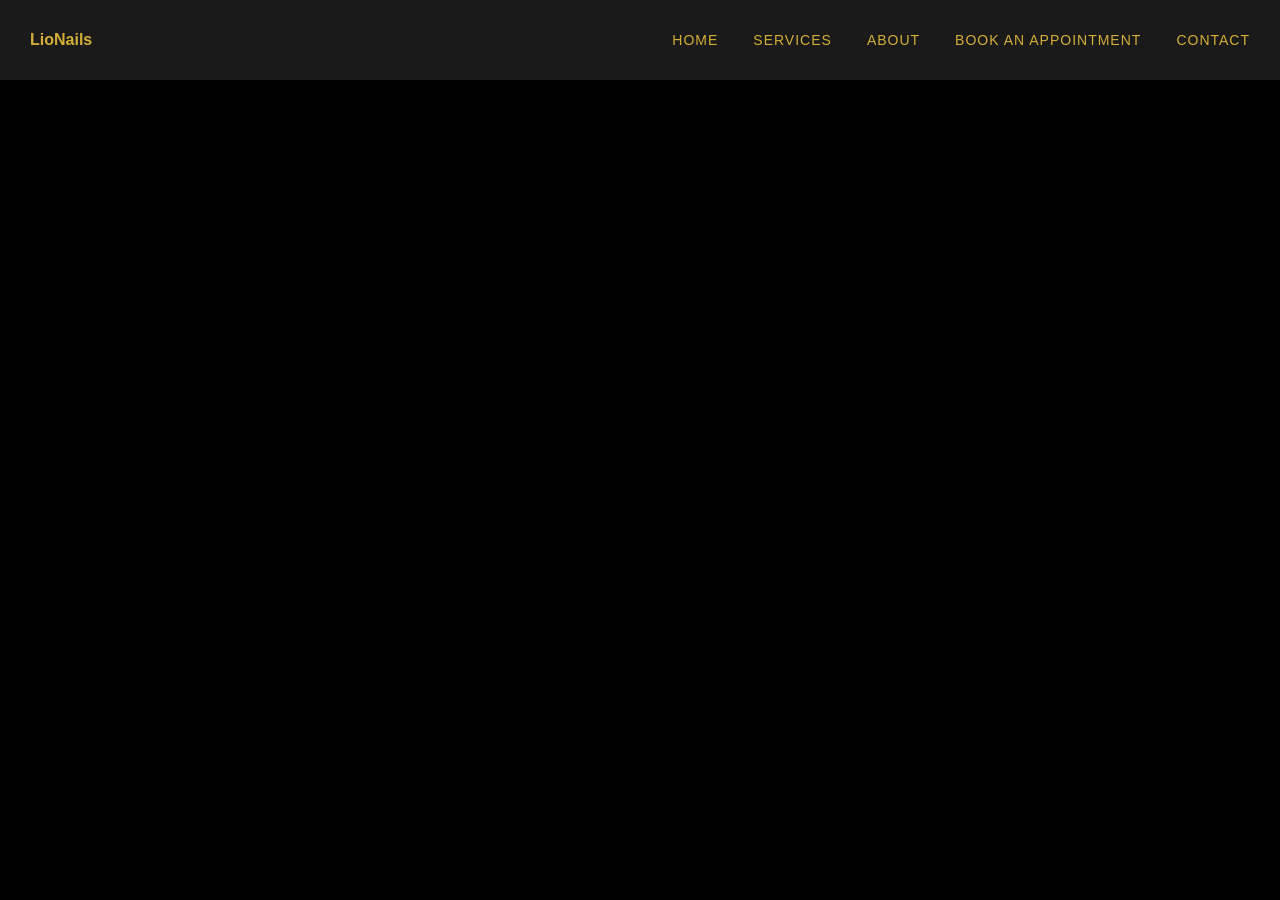
<file: Lionals Website modular/book_appointment.html>
<html lang="en">
<head>
    <meta charset="UTF-8">
    <meta name="viewport" content="width=device-width, initial-scale=1.0">
    <title>Document</title>
</head>
<body>
    <!DOCTYPE html>
<html lang="en">

<head>

    <meta charset="UTF-8">
    <meta name="viewport" content="width=device-width, initial-scale=1.0">

    <link rel="stylesheet" href="style.css">

    <title>LioNails - About</title>

</head>

<body>

<section class="book_appointPage">
    <div class="topbox">

        <h4>LioNails</h4>

        <div class="navigation">

            <button onclick="location.href='index.html'">HOME</button>

            <button onclick="location.href='services.html'">SERVICES</button>

            <button onclick="location.href='about.html'">ABOUT</button>

            <button onclick="location.href='book_appointment.html'">BOOK AN APPOINTMENT</button>

            <button onclick="location.href='contact.html'">CONTACT</button>

        </div>
    </div>
</section>
</body>

</html>
</body>
</html>
</file>
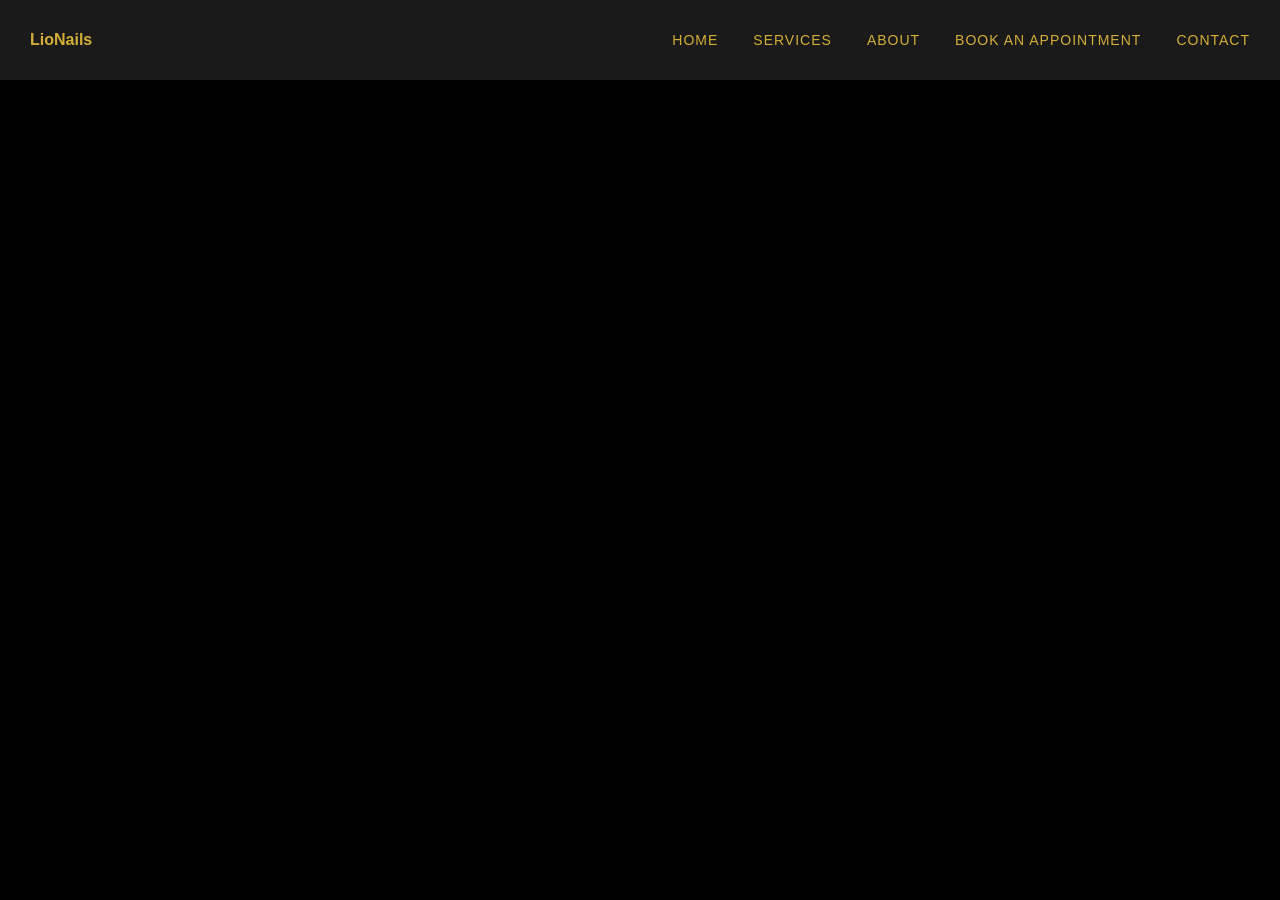
<file: Lionals Website modular/contact.html>
<html lang="en">
<head>
    <meta charset="UTF-8">
    <meta name="viewport" content="width=device-width, initial-scale=1.0">
    <title>Document</title>
</head>
<body>
    <!DOCTYPE html>
<html lang="en">

<head>

    <meta charset="UTF-8">
    <meta name="viewport" content="width=device-width, initial-scale=1.0">

    <link rel="stylesheet" href="style.css">

    <title>LioNails - About</title>

</head>

<body>
<!DOCTYPE html>
<html lang="en">

<head>

    <meta charset="UTF-8">
    <meta name="viewport" content="width=device-width, initial-scale=1.0">

    <link rel="stylesheet" href="style.css">

    <title>LioNails - Contact</title>

</head>

<body>
    <section class="contactPage">
        <div class="topbox">
            <h4>LioNails</h4>

            <div class="navigation">

                <button onclick="location.href='index.html'">HOME</button>

                <button onclick="location.href='services.html'">SERVICES</button>

                <button onclick="location.href='about.html'">ABOUT</button>

                <button onclick="location.href='book_appointment.html'">
                    BOOK AN APPOINTMENT
                </button>

                <button onclick="location.href='contact.html'">
                    CONTACT
                </button>

            </div>
        </div>
    </section>

</body>

</html>
</body>

</html>
</body>
</html>
</file>
<file: style.css>
body {
    margin: 0;
    padding: 0;
    background: #000000;
    color: #D4AF37;
    font-family: Arial, sans-serif;
}

:root {
    --gold-gradient: linear-gradient(
        135deg,
        #D4AF37 0%, /*******************************eto yung golg na kulay**/
        #EDDF9B 45%,/*******************************eto yung golg na kulay**/
        #D4AF37 100%/*******************************eto yung golg na kulay**/
    );

    --gold: #D4AF37;
    --light-gold: #EDDF9B;
    --black: #000000;
    --dark-box: #1A1A1A;
}

.mainpage {
    background: var(--black);
    --black: #1A1A1A;
}

/*****************************sa topinbox**/

.topbox {
    position: fixed;
    top: 0;
    left: 0;
    width: 100%;
    height: 80px;

    background: #1A1A1A;

    display: flex;
    align-items: center;
    justify-content: space-between;

    z-index: 1000;
}

.topbox h4 {
    color: var(--gold);
    margin: 0 0 0 30px;
}

.navigation {
    display: flex;
    gap: 10px;
    margin-right: 30px;
}

.navigation button {
    background: none;
    border: none;
    color: var(--gold);
    padding: 10px 0;
    margin-left: 25px;
    cursor: pointer;

    font-size: 14px;
    letter-spacing: 1px;

    position: relative;
}

.navigation button.active {
    color: var(--light-gold);
}

.navigation button.active::after {
    content: "";
    position: absolute;
    left: 0;
    bottom: 0;

    width: 100%;
    height: 2px;

    background: var(--gold-gradient);
}

/*****************************sa topinbox**/

/***************************************yung precision saka imglogoland**/
.mainpage > img {
    position: fixed;
    top: 116px;
    right: 10%;
    width: 40%;
    height: 40%;

    border-radius: 4px;
}
.mainpage > h2 {
    position: absolute;
    top: 120px;
    left: 2.5%;

    width: 40%;

    margin: 0;

    color: var(--gold);
    font-family: Georgia, serif;
    font-size: 42px;
    font-weight: 400;
    line-height: 1.2;
}

.mainpage > h5 {
    position: absolute;
    top: 400px;
    left: 2.5%;

    margin: 0;

    color: var(--gold);
    font-family: Georgia, serif;
    font-size: 27px;
    font-weight: bold;
}
.mainpage > h5 button {
    padding: 12px 28px;
    margin-left: 15px;

    background: var(--gold);
    color: var(--black);

    border: 1px solid var(--gold);
    cursor: pointer;
}
.mainpage > h5 button {
    padding: 12px 28px;
    margin-left: 1px;
    cursor: pointer;
}
#reviewServices {
    background: var(--gold-gradient);
    color: var(--black);
    border: none;
}
#bookAppointment {
    background: var(--black);
    color: var(--gold);
    border: 1px solid var(--gold);
}

/***************************************yung precision saka imglogoland**/




/*******************************************************************************featured services re**/
.featuredBox { /********************************dine aayusin yung box ng featured taas baba**/
    position: absolute;
    left: 50%;
    transform: translateX(-50%);
    bottom: 1vh;
    width: 100%;
    height: 35vh;
    background: #1A1A1A;
}

.featuredBox > h4 {
    position: absolute;
    left: 0;
    top: 0;
    width: 100%;
    margin: 0;
    padding: 18px 0;
    color: #D4AF37;
    text-align: center;
    font-family: Georgia, serif;
    font-size: 32px;
    font-weight: 400;
}

#signatureManicure,
#spaPedicure,
#customArt,
#gelExtensions {
    position: absolute;
    bottom: 2vh;
    width: 22%;
    height: 23vh;
    padding: 0;
    background: #1A1A1A;
    color: #D4AF37;
    border: none;
    text-align: left;
    cursor: pointer;
}

#signatureManicure {
    left: 1.5%;
}

#spaPedicure {
    left: 26%;
}

#customArt {
    left: 50.5%;
}

#gelExtensions {
    left: 75%;
}

#signatureManicure img,
#spaPedicure img,
#customArt img,
#gelExtensions img {
    width: 85%;
    height: 17vh;
    border-radius: 4px;

    object-fit: cover;

    display: block;
}

#signatureManicure h3,
#spaPedicure h3,
#customArt h3,
#gelExtensions h3 {
    margin: 8px 0 0;

    color: #D4AF37;

    font-family: Georgia, serif;
    font-size: 17px;
    font-weight: 400;
}

#signatureManicure h3 b,
#spaPedicure h3 b,
#customArt h3 b,
#gelExtensions h3 b {
    display: block;

    margin-top: 3px;

    color: #999999;

    font-family: Arial, sans-serif;
    font-size: 11px;
    font-weight: 400;
}

#bookAppointment-services {
    width: 250px;
    padding: 15px 20px;
    border: 2px solid #D4AF37;
    border-radius: 5px;
    background: var(--gold-gradient);
    color: #000000;
    font-size: 14px;
    font-weight: bold;
    cursor: pointer;
    transition: 0.3s ease;
}
/*******************************************************************************featured services re**/
























/***************************************************************************************************************************************view services**/
.Ask-a-quests {
    min-height: 33vh;
    display: flex;
    flex-direction: column;
    align-items: center;
    justify-content: center;
    gap: 25px;
    padding: 140px 20px 40px;
    text-align: center;
}

.Ask-a-quests h1 {
    font-size: 50px;
    margin-bottom: 10px;
    color: #D4AF37
}

.questButtons {
    display: flex;
    gap: 25px;
    justify-content: center;
}


#askblack {/**************************************etoi uyny me id na ask a quest**/
    width: 250px;
    padding: 15px 20px;
    border: 2px solid #D4AF37;
    border-radius: 5px;
    background: #1A1A1A;
    color: #FFFFFF;
    font-size: 14px;
    font-weight: bold;
    cursor: pointer;
    transition: 0.3s ease;
}

.Ask-a-quests button {
    width: 250px;
    padding: 15px 20px;
    border: none;
    border-radius: 5px;
    background: #D4AF37;
    color: #FFFFFF;
    font-size: 14px;
    font-weight: bold;
    cursor: pointer;
    transition: 0.3s ease;
}

.Ask-a-quests button:hover {
    background: #EDDF9B;
    color: #1A1A1A;
    transform: translateY(-3px);
}
/**************************************************************************************************************************************view services**/



















/*********************************************************************************************services img**/

.servicesimgs {
    display: grid;
    grid-template-columns: repeat(3, 1fr);
    gap: 30px;
    padding: 40px 60px;
    justify-items: start;
}

.serviceBox {
    width: 100%; /* FIXED: dating 10%, masyadong liit at sinisira grid sizing */
    height: auto; /* FIXED: dating 30px, hindi kasya yung laman */
    border: 1px solid #1A1A1A;
    border-radius: 12px; /* ADDED: rounded corners gaya ng reference */
    overflow: hidden;
    background: #000000;; /* ADDED: dark card bg para makita text */
    box-shadow: 0 4px 12px rgba(0, 0, 0, 0.4); /* ADDED: subtle shadow gaya ng reference */
    display: flex;
    flex-direction: column;
}

.serviceImage {
    height: 160px; /* FIXED: dating 60%, walang epekto kasi wala nang fixed height si parent */
    width: 100%;
    background: #1A1A1A;; /* ADDED: mas madilim na shade para sa icon area */
}

.serviceImage img {
    width: 100%;
    height: 100%;
    object-fit: cover;
    display: block;
}

.serviceDetails {
    padding: 20px;
    display: flex;
    flex-direction: column;
    position: relative;
}

.serviceName {
    font-size: 22px;
    font-weight: bold;
    color: #FFFFFF; /* FIXED: dating #1A1A1A, di makikita sa dark card */
}

.servicePrice {
    font-size: 14px;
    color: #D4AF37;
    margin-top: 8px;
    font-weight: bold;
}

.serviceText {
    margin-top: 10px; /* FIXED: dating "auto", walang extra space na ipupush kasi hindi na fixed height si box */
    font-size: 14px;
    color: #B5B5B5; /* FIXED: dating #1A1A1A, ginawang light gray para readable sa dark bg */
}
/*********************************************************************************************services img**/




































/****************************************************************************************************************************************book apointment page**/

/* ==================== Book an Appointment ==================== */

.bookForm {
    background-color: #1A1A1A;
    padding: 140px 40px 60px;
    text-align: center;
}

.bookForm h1 {
    color: #D4AF37;
    font-size: 48px;
    margin-bottom: 10px;
}

.formSubtext {
    color: #D4AF37;
    margin-bottom: 40px;
}

.formGrid {
    display: grid;
    grid-template-columns: 1fr 1fr;
    gap: 0 60px;
    max-width: 900px;
    margin: 0 auto;
    text-align: left;
}

.formGroup {
    margin-bottom: 25px;
}

.formGroup label {
    display: block;
    color: #D4AF37;
    font-weight: bold;
    margin-bottom: 8px;
}

.formGroup input,
.formGroup select {
    width: 100%;
    padding: 12px 15px;
    border: none;
    border-radius: 4px;
    background-color: #ffffff;
    color: #1A1A1A;
    font-size: 15px;
}

.formGroup small {
    display: block;
    color: #999999;
    margin-top: 6px;
    font-size: 12px;
}

.formButtons {
    margin-top: 20px;
    display: flex;
    justify-content: center;
    gap: 20px;
}
.saveBtn {
    background: transparent;
    border: 1px solid #D4AF37;
    color: #D4AF37;
    padding: 14px 30px;
    font-weight: bold;
    letter-spacing: 1px;
    cursor: pointer;
}

.confirmBtn {
    background: linear-gradient(90deg,
        #D4AF37 0%,   /* eto yung gold na kulay */
        #EDDF9B 45%,
        #D4AF37 100%
    );
    border: none;
    color: #000000;
    padding: 14px 30px;
    font-weight: bold;
    letter-spacing: 1px;
    cursor: pointer;
}

.backLink {
    display: inline-block;
    margin-top: 40px;
    color: #D4AF37;
    text-decoration: none;
    font-weight: bold;
}

#backBtn {
    position: fixed;
    bottom: 30px;
    left: 40px;
    color: #D4AF37;
    text-decoration: none;
    font-weight: bold;
}

/****************************************************************************************************************************************book apointment page**/




























/**********************************************************************************************************aboutpage**/
.reviewsPage {
    background-color: 1A1A1A;
    padding: 60px 40px 40px;
    text-align: center;
}

.reviewsPage h1 {
    color: #D4AF37;
    font-size: 48px;
    margin-bottom: 10px;
    height: 100px;
}

.reviewsSubtext {
    color: #ffffff;
    margin-bottom: 30px;
}

.reviewButtons {
    display: flex;
    justify-content: center;
    gap: 20px;
}

.galleryBtn {
    background: transparent;
    border: 1px solid #D4AF37;
    color: #D4AF37;
    padding: 14px 30px;
    font-weight: bold;
    letter-spacing: 1px;
    cursor: pointer;
}

.appointBtn {
    background: linear-gradient(90deg,
        #D4AF37 0%,   /* eto yung gold na kulay */
        #EDDF9B 45%,
        #D4AF37 100%
    );
    border: none;
    color: #000000;
    padding: 14px 30px;
    font-weight: bold;
    letter-spacing: 1px;
    cursor: pointer;
}

.reviewsGrid {
    background-color: #1A1A1A;
    display: grid;
    grid-template-columns: repeat(3, 1fr);
    gap: 20px;
    padding: 0 40px 60px;
}

.reviewBox {
    background-color: #1A1A1A;
    padding: 30px;
    text-align: left;
}

.stars {
    color: #D4AF37;
    margin-bottom: 15px;
    font-size: 18px;
}

.reviewText {
    color: #cccccc;
    font-style: italic;
    line-height: 1.6;
    margin-bottom: 25px;
}

.reviewer {
    display: flex;
    align-items: center;
    gap: 12px;
}

.reviewer img {
    width: 40px;
    height: 40px;
    border-radius: 50%;
    object-fit: cover;
}

.reviewerName {
    color: #D4AF37;
    font-weight: bold;
    font-size: 13px;
}

.reviewerRole {
    color: #999999;
    font-size: 12px;
}

.salonPhoto {
    border-top: 3px solid #D4AF37;
}

.salonPhoto img {
    width: 100%;
    display: block;
}
/**********************************************************************************************************aboutpage**/




























/****************************************************************************************************************************************************contactpage**/
:root {
    --gold: #D4AF37;         /*******************************eto yung gold na kulay**/
    --gold-light: #EDDF9B;   /*******************************eto yung gold na kulay**/
    --black: #1A1A1A;
    --dark: #292929;

    --gold-gradient: linear-gradient(
        135deg,
        #D4AF37 0%,   /*******************************eto yung golg na kulay**/
        #EDDF9B 45%,  /*******************************eto yung golg na kulay**/
        #D4AF37 100%  /*******************************eto yung golg na kulay**/
    );
}

* {
    margin: 0;
    padding: 0;
    box-sizing: border-box;
}

body {
    background-color: var(--dark);
    color: #ffffff;
    font-family: 'Poppins', sans-serif;
}

a {
    text-decoration: none;
}

button {
    font-family: 'Poppins', sans-serif;
}

.topbox {
    display: flex;
    align-items: center;
    justify-content: space-between;
    padding: 24px 60px;
    background-color: var(--black);
    flex-wrap: wrap;
    gap: 16px;
}

.topbox h4 {
    font-family: 'Playfair Display', serif;
    color: var(--gold);
    font-size: 1.7rem;
    letter-spacing: 0.5px;
}

.navigation {
    display: flex;
    gap: 28px;
    flex-wrap: wrap;
}

.navigation button {
    background: none;
    border: none;
    color: var(--gold-light);
    font-size: 0.8rem;
    letter-spacing: 1px;
    cursor: pointer;
    transition: color 0.2s ease;
}

.navigation button:hover,
.navigation button:focus-visible {
    color: var(--gold);
}

.contactPage {
    padding: 90px 60px 60px;
    text-align: center;
}

.contactPage h1 {
    font-family: 'Playfair Display', serif;
    color: var(--gold);
    font-size: 3rem;
    margin-bottom: 14px;
}

.contactSubtext {
    color: var(--gold-light);
    font-size: 1rem;
    margin-bottom: 50px;
}

.contactForm {
    max-width: 960px;
    margin: 0 auto;
}

.formRow {
    display: flex;
    gap: 40px;
    margin-bottom: 26px;
    text-align: left;
}

.formGroup {
    flex: 1;
    display: flex;
    flex-direction: column;
    gap: 8px;
}

.formGroup label {
    color: var(--gold);
    font-size: 0.9rem;
    font-weight: 500;
}

.formGroup input,
.formGroup select {
    padding: 14px 16px;
    border: none;
    border-radius: 4px;
    background-color: #ffffff;
    color: #333333;
    font-size: 0.9rem;
    font-family: 'Poppins', sans-serif;
}

.formGroup input::placeholder {
    color: #888888;
}

.formGroup select {
    appearance: none;
    -webkit-appearance: none;
    background-image: url("data:image/svg+xml,%3Csvg xmlns='http://www.w3.org/2000/svg' width='12' height='8'%3E%3Cpath d='M1 1l5 5 5-5' stroke='%23888' stroke-width='2' fill='none' fill-rule='evenodd'/%3E%3C/svg%3E");
    background-repeat: no-repeat;
    background-position: right 16px center;
}

.formGroup input:focus,
.formGroup select:focus {
    outline: 2px solid var(--gold);
    outline-offset: 1px;
}

.helperText {
    color: #888888;
    font-size: 0.75rem;
}

.contactBtns {
    display: flex;
    justify-content: center;
    gap: 20px;
    margin-top: 20px;
}

.callBtn,
.sendBtn {
    padding: 14px 34px;
    border-radius: 4px;
    font-size: 0.9rem;
    font-weight: 600;
    cursor: pointer;
    transition: opacity 0.2s ease, background-color 0.2s ease;
}

.callBtn {
    background: transparent;
    border: 1px solid var(--gold);
    color: var(--gold-light);
}

.callBtn:hover,
.callBtn:focus-visible {
    background-color: rgba(212, 175, 55, 0.12);
}

.sendBtn {
    background: var(--gold-gradient);
    border: none;
    color: var(--black);
}

.sendBtn:hover,
.sendBtn:focus-visible {
    opacity: 0.9;
}

.backWrap {
    text-align: left;
    margin-top: 90px;
}

.backBtn {
    background: none;
    border: none;
    color: var(--gold);
    font-size: 0.9rem;
    letter-spacing: 1px;
    cursor: pointer;
}

.backBtn:hover,
.backBtn:focus-visible {
    color: var(--gold-light);
}

.siteFooter {
    display: flex;
    flex-wrap: wrap;
    gap: 40px;
    justify-content: space-between;
    padding: 40px 60px;
    background-color: var(--black);
    border-top: 1px solid #2a2a2a;
}

.footerCol {
    flex: 1;
    min-width: 220px;
}

.footerLogo {
    font-family: 'Playfair Display', serif;
    color: var(--gold);
    font-size: 1.4rem;
    margin-bottom: 8px;
}

.footerCol h5 {
    color: #999999;
    font-size: 0.75rem;
    letter-spacing: 1px;
    margin-bottom: 10px;
}

.footerCol p {
    color: #cccccc;
    font-size: 0.85rem;
    margin-top: 6px;
}

.footerLinks a {
    color: var(--gold-light);
}

.footerLinks a:hover {
    text-decoration: underline;
}

.footerCol a {
    color: #ffffff;
    text-decoration: underline;
}

@media (max-width: 700px) {
    .topbox {
        flex-direction: column;
        align-items: flex-start;
    }

    .contactPage {
        padding: 60px 24px 40px;
    }

    .formRow {
        flex-direction: column;
        gap: 20px;
    }

    .contactBtns {
        flex-direction: column;
        align-items: stretch;
    }

    .backWrap {
        margin-top: 50px;
    }

    .siteFooter {
        flex-direction: column;
        padding: 32px 24px;
    }
}
/******************contactpage**/

/*Rhodgine Start code*/

/* Admin login page */

.loginPage {
    min-height: 100vh;
    background: #1A1A1A;
    display: flex;
    align-items: center;
    justify-content: center;
    padding: 20px;
}

.loginWrapper {
    width: 100%;
    max-width: 400px;
    background: #1A1A1A;
    padding: 40px;
    border: 1px solid #D4AF37;
    border-radius: 8px;
    text-align: center;
}

.loginWrapper h1 {
    color: #D4AF37;
    margin: 0 0 5px 0;
    font-size: 28px;
}

.loginWrapper p {
    color: #EDDF9B;
    margin: 0 0 30px 0;
    font-size: 12px;
    letter-spacing: 2px;
}

.inputGroup {
    margin-bottom: 20px;
    text-align: left;
}

.inputGroup label {
    display: block;
    color: #D4AF37;
    font-weight: bold;
    margin-bottom: 5px;
    font-size: 13px;
}

.inputGroup input {
    width: 100%;
    padding: 10px 12px;
    border: 1px solid #D4AF37;
    background: #1A1A1A;
    color: #EDDF9B;
    border-radius: 4px;
    box-sizing: border-box;
    font-size: 13px;
}

.inputGroup input:focus {
    outline: none;
    background: #292929;
}

.inputGroup input::placeholder {
    color: #666;
}

.errorMessage {
    color: #ff6b6b;
    font-size: 12px;
    margin-bottom: 15px;
    display: none;
}

.errorMessage.show {
    display: block;
}

.loginButton {
    width: 100%;
    padding: 10px;
    background: linear-gradient(90deg, #D4AF37 0%, #EDDF9B 45%, #D4AF37 100%);
    border: none;
    color: #000;
    font-weight: bold;
    cursor: pointer;
    border-radius: 4px;
    font-size: 13px;
    letter-spacing: 1px;
    margin-bottom: 20px;
}

.loginButton:hover {
    opacity: 0.9;
}

.demoAccount {
    background: rgba(212, 175, 55, 0.1);
    padding: 12px;
    border-radius: 4px;
    margin-bottom: 20px;
    border-left: 3px solid #D4AF37;
}

.demoAccount p {
    color: #D4AF37;
    font-size: 11px;
    font-weight: bold;
    margin: 0 0 8px 0;
    text-transform: uppercase;
    letter-spacing: 1px;
}

.demoAccount small {
    display: block;
    color: #EDDF9B;
    font-size: 11px;
    line-height: 1.8;
}

.backLink {
    color: #D4AF37;
    text-decoration: none;
    font-size: 12px;
    transition: color 0.3s;
}

.backLink:hover {
    color: #EDDF9B;
}

/* eto na sa layout ng ADMIN DASHBOARD follow lang ako sa color branding*/

.adminLayout {
    display: flex;
    min-height: 100vh;
}

.adminSidebar {
    width: 220px;
    background: #1A1A1A;
    border-right: 1px solid #D4AF37;
    padding: 20px 0;
    position: fixed;
    height: 100vh;
    left: 0;
    top: 0;
    z-index: 999;
}

.sidebarLogo {
    padding: 0 15px 20px;
    border-bottom: 1px solid #D4AF37;
    margin-bottom: 20px;
}

.sidebarLogo h3 {
    color: #D4AF37;
    margin: 0;
    font-size: 16px;
}

.sidebarMenu {
    list-style: none;
    margin: 0;
    padding: 0;
}

.sidebarMenu li a {
    display: block;
    padding: 12px 15px;
    color: #EDDF9B;
    text-decoration: none;
    font-size: 13px;
    border-left: 3px solid transparent;
    transition: all 0.3s;
}

.sidebarMenu li a:hover {
    background: rgba(212, 175, 55, 0.1);
    border-left-color: #D4AF37;
    color: #D4AF37;
}

.sidebarMenu li a.active {
    background: rgba(212, 175, 55, 0.15);
    border-left-color: #D4AF37;
    color: #D4AF37;
    font-weight: bold;
}

.logoutSection {
    position: absolute;
    bottom: 20px;
    left: 0;
    right: 0;
    padding: 0 15px;
}

.logoutBtn {
    width: 100%;
    padding: 8px;
    background: transparent;
    border: 1px solid #D4AF37;
    color: #D4AF37;
    border-radius: 4px;
    cursor: pointer;
    font-size: 11px;
    font-weight: bold;
    letter-spacing: 1px;
}

.logoutBtn:hover {
    background: rgba(212, 175, 55, 0.1);
}

/* eto naman yung laman ng ADMIN */

.adminContent {
    margin-left: 220px;
    padding: 30px;
    width: calc(100% - 220px);
    background: #1A1A1A;
}

.adminHeader {
    display: flex;
    justify-content: space-between;
    align-items: center;
    margin-bottom: 30px;
    padding-bottom: 15px;
    border-bottom: 1px solid #D4AF37;
}

.adminHeader h1 {
    color: #D4AF37;
    margin: 0;
    font-size: 28px;
}

.adminUser {
    text-align: right;
}

.adminUser p {
    color: #EDDF9B;
    margin: 5px 0;
    font-size: 12px;
}

/* Para to sa CARDS tsaka TABLES na gagamitin */

.cardsWrapper {
    display: grid;
    grid-template-columns: repeat(auto-fit, minmax(150px, 1fr));
    gap: 20px;
    margin-bottom: 30px;
}

.card {
    background: #292929;
    padding: 20px;
    border: 1px solid #3a3a3a;
    border-radius: 4px;
    text-align: center;
}

.cardTitle {
    color: #999;
    font-size: 11px;
    text-transform: uppercase;
    letter-spacing: 1px;
    margin-bottom: 10px;
}

.cardValue {
    color: #D4AF37;
    font-size: 28px;
    font-weight: bold;
    margin: 0;
}

.cardSubtext {
    color: #666;
    font-size: 10px;
    margin-top: 5px;
}

/* Tables */
.tableSection {
    background: #292929;
    border: 1px solid #3a3a3a;
    border-radius: 4px;
    overflow: hidden;
    margin-bottom: 30px;
}

.tableSection h2 {
    color: #D4AF37;
    margin: 0;
    padding: 15px 20px;
    border-bottom: 1px solid #3a3a3a;
    font-size: 16px;
}

.dataTable {
    width: 100%;
    border-collapse: collapse;
}

.dataTable thead {
    background: #1A1A1A;
}

.dataTable th {
    color: #D4AF37;
    padding: 12px 15px;
    text-align: left;
    font-size: 11px;
    font-weight: bold;
    text-transform: uppercase;
    letter-spacing: 1px;
    border-bottom: 1px solid #3a3a3a;
}

.dataTable td {
    color: #EDDF9B;
    padding: 12px 15px;
    font-size: 12px;
    border-bottom: 1px solid #3a3a3a;
}

.dataTable tr:hover {
    background: rgba(212, 175, 55, 0.05);
}

.badge {
    padding: 4px 10px;
    border-radius: 3px;
    font-size: 10px;
    font-weight: bold;
    text-transform: uppercase;
    display: inline-block;
}

.badge.pending {
    background: rgba(255, 193, 7, 0.2);
    color: #FFC107;
    border: 1px solid #FFC107;
}

.badge.confirmed {
    background: rgba(76, 175, 80, 0.2);
    color: #4CAF50;
    border: 1px solid #4CAF50;
}

.badge.completed {
    background: rgba(212, 175, 55, 0.2);
    color: #D4AF37;
    border: 1px solid #D4AF37;
}

.badge.cancelled {
    background: rgba(244, 67, 54, 0.2);
    color: #F44336;
    border: 1px solid #F44336;
}

/* Filter */
.filterSection {
    margin-bottom: 20px;
    display: flex;
    gap: 10px;
}

.filterBtn {
    padding: 8px 15px;
    background: transparent;
    border: 1px solid #D4AF37;
    color: #D4AF37;
    cursor: pointer;
    border-radius: 4px;
    font-size: 12px;
    transition: all 0.3s;
}

.filterBtn.active {
    background: #D4AF37;
    color: #1A1A1A;
}

.filterBtn:hover {
    background: rgba(212, 175, 55, 0.1);
}
/*para sa form group tsaka textarea*/

.formGroup textarea {
    width: 100%;
    padding: 12px 15px;
    border: none;
    border-radius: 4px;
    background-color: #ffffff;
    color: #1A1A1A;
    font-size: 15px;
    font-family: Arial, sans-serif;
    box-sizing: border-box;
    resize: vertical;
}

.bookingMessage {
    min-height: 20px;
    color: #EDDF9B;
    font-size: 14px;
    margin: 20px 0 0;
}

.adminModal {
    display: none;
    position: fixed;
    inset: 0;
    background: rgba(0, 0, 0, 0.75);
    align-items: center;
    justify-content: center;
    z-index: 2000;
    padding: 20px;
}

.adminModalContent {
    width: 100%;
    max-width: 460px;
    background: #1A1A1A;
    border: 1px solid #D4AF37;
    border-radius: 6px;
    padding: 30px;
    position: relative;
}

.adminModalContent h2 {
    color: #D4AF37;
    margin-top: 0;
}

.closeModalBtn {
    position: absolute;
    top: 12px;
    right: 15px;
    background: none;
    border: none;
    color: #D4AF37;
    font-size: 28px;
    cursor: pointer;
}

.modalActions {
    display: flex;
    justify-content: flex-end;
    gap: 12px;
    margin-top: 20px;
}

.modalActions .confirmBtn {
    padding: 10px 18px;
}

.contactDetails {
    max-width: 960px;
    margin: 0 auto 45px;
    display: grid;
    grid-template-columns: repeat(3, 1fr);
    gap: 18px;
    text-align: left;
}

.contactInfoCard {
    background: #292929;
    border: 1px solid #3a3a3a;
    border-left: 3px solid #D4AF37;
    padding: 20px;
    border-radius: 4px;
}

.contactInfoCard h3 {
    color: #D4AF37;
    margin: 0 0 10px;
    font-size: 14px;
}

.contactInfoCard p,
.contactInfoCard a {
    color: #EDDF9B;
    margin: 0;
    font-size: 13px;
    line-height: 1.6;
    text-decoration: none;
}

.contactMessageGroup {
    text-align: left;
}

.contactMessage {
    min-height: 20px;
    color: #EDDF9B;
    margin: 20px 0 0;
    font-size: 14px;
}

@media (max-width: 700px) {
    .contactDetails {
        grid-template-columns: 1fr;
    }
}

.serviceBookBtn {
    margin-top: 18px;
    padding: 10px 14px;
    border: 1px solid #D4AF37;
    border-radius: 4px;
    background: transparent;
    color: #D4AF37;
    font-size: 12px;
    font-weight: bold;
    cursor: pointer;
}

.serviceBookBtn:hover {
    background: #D4AF37;
    color: #1A1A1A;
}

/* about page to */

.aboutContent {
    max-width: 1100px;
    margin: 0 auto;
    padding: 140px 60px 70px;
    display: grid;
    grid-template-columns: 1fr 1fr;
    align-items: center;
    gap: 70px;
}

.aboutEyebrow {
    color: #D4AF37;
    font-size: 12px;
    font-weight: bold;
    letter-spacing: 2px;
    margin-bottom: 14px;
}

.aboutIntro h1 {
    color: #D4AF37;
    font-size: 46px;
    margin: 0 0 24px;
}

.aboutIntro p {
    color: #EDDF9B;
    line-height: 1.8;
    margin-bottom: 16px;
}

.aboutIntro .appointBtn {
    margin-top: 15px;
}

.aboutImage img {
    width: 100%;
    border-radius: 8px;
    border: 1px solid #D4AF37;
    display: block;
}

.aboutValues {
    max-width: 1100px;
    margin: 0 auto;
    padding: 0 60px 80px;
    display: grid;
    grid-template-columns: repeat(3, 1fr);
    gap: 20px;
}

.aboutValue {
    background: #292929;
    border-left: 3px solid #D4AF37;
    padding: 25px;
}

.aboutValue h2 {
    color: #D4AF37;
    font-size: 18px;
    margin: 0 0 12px;
}

.aboutValue p {
    color: #EDDF9B;
    font-size: 14px;
    line-height: 1.7;
    margin: 0;
}

@media (max-width: 700px) {
    .aboutContent {
        grid-template-columns: 1fr;
        padding: 130px 24px 50px;
        gap: 35px;
    }

    .aboutIntro h1 {
        font-size: 36px;
    }

    .aboutValues {
        grid-template-columns: 1fr;
        padding: 0 24px 60px;
    }
}

/*mobile responsiveness*/

/* ================= MOBILE RESPONSIVE FIX ================= */

@media (max-width: 700px) {

    /* Client navigation */
    .topbox {
        position: static;
        height: auto;
        padding: 18px 24px;
        flex-direction: column;
        align-items: flex-start;
        gap: 14px;
    }

    .topbox h4 {
        margin: 0;
    }

    .navigation {
        width: 100%;
        margin: 0;
        gap: 8px 16px;
    }

    .navigation button {
        margin-left: 0;
        padding: 6px 0;
        font-size: 11px;
    }

    /* Homepage */
    .mainpage {
        min-height: auto;
        padding-bottom: 40px;
    }

    .mainpage > img,
    .mainpage > h2,
    .mainpage > h5,
    .featuredBox,
    #signatureManicure,
    #spaPedicure,
    #customArt,
    #gelExtensions {
        position: static;
        transform: none;
    }

    .mainpage > img {
        display: block;
        width: calc(100% - 48px);
        height: auto;
        margin: 32px 24px 24px;
    }

    .mainpage > h2 {
        display: block;
        width: auto;
        margin: 0 24px;
        font-size: 34px;
    }

    .mainpage > h5 {
        display: block;
        margin: 28px 24px 0;
        font-size: 24px;
    }

    .mainpage > h5 button {
        display: block;
        width: 100%;
        margin: 12px 0 0;
    }

    .featuredBox {
        width: auto;
        height: auto;
        margin-top: 40px;
        padding: 0 24px;
        background: transparent;
    }

    .featuredBox > h4 {
        position: static;
        padding: 0;
        margin-bottom: 22px;
        font-size: 28px;
    }

    #signatureManicure,
    #spaPedicure,
    #customArt,
    #gelExtensions {
        display: block;
        width: 100%;
        height: auto;
        margin: 0 0 24px;
    }

    #signatureManicure img,
    #spaPedicure img,
    #customArt img,
    #gelExtensions img {
        width: 100%;
        height: 190px;
    }

    /* Client pages */
    .Ask-a-quests,
    .bookForm {
        padding: 50px 24px;
    }

    .aboutContent {
        padding: 50px 24px;
    }

    .contactPage {
        padding: 50px 24px 40px;
    }

    .contactPage h1,
    .bookForm h1,
    .Ask-a-quests h1 {
        font-size: 34px;
    }

    .formButtons,
    .contactBtn {
        flex-direction: column;
        gap: 12px;
    }

    .formButtons button,
    .contactBtn button {
        width: 100%;
    }

    /* Admin pages */
    .adminLayout {
        display: block;
    }

    .adminSidebar {
        position: static;
        width: 100%;
        height: auto;
        padding: 18px 0;
    }

    .sidebarLogo {
        margin-bottom: 12px;
        padding-bottom: 14px;
    }

    .sidebarMenu {
        display: flex;
        flex-wrap: wrap;
        padding: 0 8px;
    }

    .sidebarMenu li {
        flex: 1 1 50%;
    }

    .sidebarMenu li a {
        padding: 10px 12px;
        font-size: 12px;
    }

    .logoutSection {
        position: static;
        padding: 14px 15px 0;
    }

    .adminContent {
        width: 100%;
        margin-left: 0;
        padding: 24px 16px;
    }

    .adminHeader {
        align-items: flex-start;
        flex-direction: column;
        gap: 16px;
        margin-bottom: 20px;
    }

    .adminHeader h1 {
        font-size: 26px;
    }

    .adminUser {
        text-align: left;
    }

    .cardsWrapper {
        grid-template-columns: 1fr 1fr;
        gap: 12px;
    }

    .card {
        padding: 15px 10px;
    }

    .tableSection {
        overflow-x: auto;
    }

    .dataTable {
        min-width: 620px;
    }

    .filterSection {
        flex-wrap: wrap;
    }

    .adminModalContent {
        max-height: 90vh;
        overflow-y: auto;
        padding: 24px 20px;
    }
}

/* Tablet and medium-screen responsive layout */
@media (min-width: 701px) and (max-width: 1100px) {

    .topbox {
        position: static;
        height: auto;
        padding: 20px 35px;
    }

    .navigation {
        margin-right: 0;
        gap: 12px;
    }

    .navigation button {
        margin-left: 10px;
        font-size: 12px;
    }

    /* Homepage */
    .mainpage {
        min-height: auto;
        padding-bottom: 50px;
    }

    .mainpage > img,
    .mainpage > h2,
    .mainpage > h5,
    .featuredBox,
    #signatureManicure,
    #spaPedicure,
    #customArt,
    #gelExtensions {
        position: static;
        transform: none;
    }

    .mainpage > img {
        display: block;
        width: min(70%, 520px);
        height: auto;
        margin: 40px auto 30px;
    }

    .mainpage > h2 {
        display: block;
        width: auto;
        margin: 0 50px;
        font-size: clamp(36px, 5vw, 48px);
    }

    .mainpage > h5 {
        display: block;
        margin: 25px 50px 0;
    }

    .featuredBox {
        display: grid;
        grid-template-columns: repeat(2, 1fr);
        gap: 24px;
        width: auto;
        height: auto;
        margin-top: 45px;
        padding: 0 50px;
        background: transparent;
    }

    .featuredBox > h4 {
        position: static;
        grid-column: 1 / -1;
        padding: 0;
        margin-bottom: 5px;
    }

    #signatureManicure,
    #spaPedicure,
    #customArt,
    #gelExtensions {
        width: 100%;
        height: auto;
        margin: 0;
    }

    #signatureManicure img,
    #spaPedicure img,
    #customArt img,
    #gelExtensions img {
        width: 100%;
        height: 210px;
    }

    /* Admin */
    .adminContent {
        padding: 24px;
    }

    .adminSidebar {
        width: 180px;
    }

    .adminContent {
        margin-left: 180px;
        width: calc(100% - 180px);
    }

    .dataTable {
        min-width: 620px;
    }

    .tableSection {
        overflow-x: auto;
    }
}

/* Para maging automatic for every screen size */

.servicesimgs {
    display: grid;
    grid-template-columns: repeat(auto-fit, minmax(min(100%, 260px), 1fr));
    gap: clamp(16px, 3vw, 30px);
    padding: clamp(24px, 5vw, 60px);
    justify-items: stretch;
}

.serviceBox {
    width: 100%;
    min-width: 0;
}

.serviceImage {
    height: clamp(180px, 25vw, 260px);
}

.serviceDetails {
    padding: clamp(16px, 3vw, 20px);
}

.serviceName {
    font-size: clamp(18px, 2.2vw, 22px);
    overflow-wrap: break-word;
}

.serviceText {
    overflow-wrap: break-word;
}

.serviceBookBtn {
    width: 100%;
}

/* eto dagdag sa pagiging responsicve at para nadin maayos yung nav bar kasi nagugulo yung mga button sa mobile view */

/* Navigation links: retain the existing desktop styling */
.navigation a {
    display: inline-flex;
    align-items: center;
    position: relative;
    padding: 10px 0;
    margin-left: 25px;
    color: var(--gold-light);
    font-family: 'Poppins', sans-serif;
    font-size: 0.8rem;
    letter-spacing: 1px;
    text-decoration: none;
}

.navigation a:hover,
.navigation a.active {
    color: var(--gold);
}

.navigation a.active::after {
    content: "";
    position: absolute;
    left: 0;
    bottom: 0;
    width: 100%;
    height: 2px;
    background: var(--gold-gradient);
}

.menuToggle {
    display: none;
    min-height: 44px;
    padding: 10px 14px;
    border: 1px solid var(--gold);
    border-radius: 4px;
    background: transparent;
    color: var(--gold);
    font-size: 14px;
    cursor: pointer;
}

.menuToggle:focus-visible,
.navigation a:focus-visible {
    outline: 2px solid var(--light-gold);
    outline-offset: 4px;
}

/* Tablet and mobile navigation */
@media (max-width: 1100px) {
    .topbox {
        position: static;
        height: auto;
        padding: 16px 24px;
        flex-direction: row;
        flex-wrap: wrap;
        align-items: center;
        justify-content: space-between;
        gap: 16px;
    }

    .topbox h4 {
        margin: 0;
    }

    .navigation {
        display: flex;
        flex: 0 0 100%;
        min-width: 0;
        margin: 0;
        flex-direction: column;
        align-items: stretch;
        gap: 4px;
    }

    /* Collapse only after JavaScript enables the menu */
    .topbox.has-menu .menuToggle {
        display: inline-flex;
        align-items: center;
        justify-content: center;
    }

    .topbox.has-menu .navigation {
        display: none;
    }

    .topbox.has-menu .navigation.is-open {
        display: flex;
    }

    .navigation a {
        min-height: 44px;
        margin: 0;
        padding: 12px;
        font-size: 14px;
        border-radius: 4px;
    }

    .navigation a:hover,
    .navigation a.active {
        background: rgba(212, 175, 55, 0.1);
    }

    .navigation a.active::after {
        display: none;
    }
}

/* Booking form on phones */
@media (max-width: 700px) {
    .bookForm .formGrid {
        grid-template-columns: minmax(0, 1fr);
        gap: 0;
    }

    .bookForm .formColumn,
    .bookForm .formGroup {
        min-width: 0;
    }

    .bookForm input,
    .bookForm select,
    .bookForm textarea {
        width: 100%;
        max-width: 100%;
        min-width: 0;
        font-size: 16px;
    }

    .bookForm .confirmBtn {
        min-height: 48px;
    }

    /* Let Back move with the page content */
    #backBtn {
        position: static;
        display: inline-block;
        margin: 24px;
    }
}

/*Dito naman yung sa Responsiveness ng sa Admin huhuhu*/

/* ADMIN RESPONSIVENESS */
.adminMenuToggle {
    display: none;
}

.adminContent {
    min-width: 0;
}

.adminMenuToggle:focus-visible,
.adminSidebar a:focus-visible,
.adminContent .tableSection:focus-visible {
    outline: 2px solid #EDDF9B;
    outline-offset: 3px;
}

@media (max-width: 1100px) {
    /* Compact header replaces the side layout */
    .adminLayout {
        display: block;
    }

    .adminSidebar {
        position: static;
        width: 100%;
        height: auto;
        padding: 16px 20px;
        border-right: none;
        border-bottom: 1px solid #3a3a3a;
    }

    .adminSidebar .sidebarLogo {
        display: flex;
        align-items: center;
        justify-content: space-between;
        gap: 12px;
        margin: 0;
        padding: 0;
        border: none;
    }

    .adminSidebar .sidebarLogo h3 {
        font-size: 18px;
    }

    .adminSidebar.has-admin-menu .adminMenuToggle {
        display: inline-flex;
        align-items: center;
        justify-content: center;
        flex-shrink: 0;
        min-height: 44px;
        padding: 10px 14px;
        border: 1px solid #D4AF37;
        border-radius: 6px;
        background: transparent;
        color: #D4AF37;
        font-size: 14px;
        cursor: pointer;
    }

    .adminSidebar .sidebarMenu {
        display: grid;
        grid-template-columns: repeat(2, minmax(0, 1fr));
        gap: 8px;
        margin: 16px 0 0;
        padding: 0;
    }

    .adminSidebar .sidebarMenu li a {
        display: flex;
        align-items: center;
        min-height: 48px;
        height: 100%;
        padding: 12px;
        border-radius: 6px;
        font-size: 14px;
        overflow-wrap: anywhere;
    }

    .adminSidebar .logoutSection {
        position: static;
        margin-top: 12px;
        padding: 0;
    }

    .adminSidebar .logoutBtn {
        min-height: 44px;
        font-size: 13px;
    }

    /* Links remain available if JavaScript fails to load */
    .adminSidebar.has-admin-menu:not(.is-open) .sidebarMenu,
    .adminSidebar.has-admin-menu:not(.is-open) .logoutSection {
        display: none;
    }

    /* Main content */
    .adminContent {
        width: 100%;
        margin-left: 0;
        padding: 24px 20px;
    }

    .adminContent .adminHeader {
        flex-direction: column;
        align-items: stretch;
        gap: 16px;
    }

    .adminContent .adminHeader h1 {
        font-size: clamp(24px, 4vw, 28px);
        overflow-wrap: anywhere;
    }

    .adminContent .adminWelcome {
        margin-top: 8px;
        font-size: 14px;
        line-height: 1.6;
    }

    .adminContent .adminUser {
        text-align: left;
    }

    .adminContent .cardsWrapper {
        grid-template-columns: repeat(2, minmax(0, 1fr));
        gap: 12px;
    }

    .adminContent .card {
        min-width: 0;
        padding: 20px 12px;
        overflow-wrap: anywhere;
    }

    /* Only the table area scrolls sideways */
    .adminContent .tableSection {
        max-width: 100%;
        overflow-x: auto;
    }

    .adminContent .dataTable {
        min-width: 680px;
    }

    .adminContent .dataTable th,
    .adminContent .dataTable td {
        padding: 14px 12px;
    }

    .adminContent .filterSection {
        flex-wrap: wrap;
        gap: 8px;
    }

    .adminContent .filterSection .filterBtn {
        flex: 1 1 110px;
    }

    .adminContent .filterBtn,
    .adminContent .confirmBtn {
        min-height: 44px;
    }

    .adminContent .dataTable .filterBtn {
        margin: 4px 2px;
    }

    /* Keep service forms usable on short screens */
    .adminLayout .adminModal {
        padding: 16px;
    }

    .adminLayout .adminModalContent {
        max-height: calc(100vh - 32px);
        max-height: calc(100dvh - 32px);
        overflow-y: auto;
        padding: 24px 20px;
    }

    .adminLayout .adminModalContent h2 {
        padding-right: 40px;
        margin-bottom: 20px;
    }

    .adminLayout .closeModalBtn {
        top: 8px;
        right: 8px;
        width: 44px;
        height: 44px;
    }

    .adminLayout .formGroup input,
    .adminLayout .formGroup textarea {
        min-width: 0;
        font-size: 16px;
    }

    .adminLayout .modalActions {
        flex-wrap: wrap;
    }

    .adminLayout .modalActions button {
        flex: 1 1 120px;
    }
}

@media (max-width: 480px) {
    .adminContent {
        padding: 20px 16px;
    }

    .loginPage .loginWrapper {
        padding: 28px 20px;
    }

    .loginPage .inputGroup input {
        min-height: 44px;
        font-size: 16px;
    }

    .loginPage .loginButton {
        min-height: 44px;
    }
}
</file>
<file: Lionals Website modular/style.css>
body {
    margin: 0;
    padding: 0;
    background: #000000;
    color: #D4AF37;
    font-family: Arial, sans-serif;
}

:root {
    --gold-gradient: linear-gradient(
        135deg,
        #D4AF37 0%,
        #EDDF9B 45%,
        #D4AF37 100%
    );

    --gold: #D4AF37;
    --light-gold: #EDDF9B;
    --black: #000000;
    --dark-box: #1A1A1A;
}

.mainpage {
    background: var(--black);
    --black: #000000;
}

/*****************************sa topinbox**/

.topbox {
    position: fixed;
    top: 0;
    left: 0;
    width: 100%;
    height: 80px;

    background: #1A1A1A;

    display: flex;
    align-items: center;
    justify-content: space-between;

    z-index: 1000;
}

.topbox h4 {
    color: var(--gold);
    margin: 0 0 0 30px;
}

.navigation {
    display: flex;
    gap: 10px;
    margin-right: 30px;
}

.navigation button {
    background: none;
    border: none;
    color: var(--gold);
    padding: 10px 0;
    margin-left: 25px;
    cursor: pointer;

    font-size: 14px;
    letter-spacing: 1px;

    position: relative;
}

.navigation button.active {
    color: var(--light-gold);
}

.navigation button.active::after {
    content: "";
    position: absolute;
    left: 0;
    bottom: 0;

    width: 100%;
    height: 2px;

    background: var(--gold-gradient);
}

/*****************************sa topinbox**/

/***************************************yung precision saka imglogoland**/
.mainpage > img {
    position: fixed;
    top: 116px;
    right: 10%;
    width: 40%;
    height: 40%;

    border-radius: 4px;
}
.mainpage > h2 {
    position: absolute;
    top: 120px;
    left: 2.5%;

    width: 40%;

    margin: 0;

    color: var(--gold);
    font-family: Georgia, serif;
    font-size: 42px;
    font-weight: 400;
    line-height: 1.2;
}

.mainpage > h5 {
    position: absolute;
    top: 400px;
    left: 2.5%;

    margin: 0;

    color: var(--gold);
    font-family: Georgia, serif;
    font-size: 27px;
    font-weight: bold;
}
.mainpage > h5 button {
    padding: 12px 28px;
    margin-left: 15px;

    background: var(--gold);
    color: var(--black);

    border: 1px solid var(--gold);
    cursor: pointer;
}
.mainpage > h5 button {
    padding: 12px 28px;
    margin-left: 1px;
    cursor: pointer;
}
#reviewServices {
    background: var(--gold-gradient);
    color: var(--black);
    border: none;
}
#bookAppointment {
    background: var(--black);
    color: var(--gold);
    border: 1px solid var(--gold);
}

/***************************************yung precision saka imglogoland**/




/*******************************************************************************featured services re**/
.featuredBox { /********************************dine aayusin yung box ng featured taas baba**/
    position: absolute;
    left: 50%;
    transform: translateX(-50%);
    bottom: 1vh;
    width: 100%;
    height: 35vh;
    background: #1A1A1A;
}

.featuredBox > h4 {
    position: absolute;
    left: 0;
    top: 0;
    width: 100%;
    margin: 0;
    padding: 18px 0;
    color: #D4AF37;
    text-align: center;
    font-family: Georgia, serif;
    font-size: 32px;
    font-weight: 400;
}

#signatureManicure,
#spaPedicure,
#customArt,
#gelExtensions {
    position: absolute;
    bottom: 2vh;
    width: 22%;
    height: 23vh;
    padding: 0;
    background: #1A1A1A;
    color: #D4AF37;
    border: none;
    text-align: left;
    cursor: pointer;
}

#signatureManicure {
    left: 1.5%;
}

#spaPedicure {
    left: 26%;
}

#customArt {
    left: 50.5%;
}

#gelExtensions {
    left: 75%;
}

#signatureManicure img,
#spaPedicure img,
#customArt img,
#gelExtensions img {
    width: 85%;
    height: 17vh;
    border-radius: 4px;

    object-fit: cover;

    display: block;
}

#signatureManicure h3,
#spaPedicure h3,
#customArt h3,
#gelExtensions h3 {
    margin: 8px 0 0;

    color: #D4AF37;

    font-family: Georgia, serif;
    font-size: 17px;
    font-weight: 400;
}

#signatureManicure h3 b,
#spaPedicure h3 b,
#customArt h3 b,
#gelExtensions h3 b {
    display: block;

    margin-top: 3px;

    color: #999999;

    font-family: Arial, sans-serif;
    font-size: 11px;
    font-weight: 400;
}
/*******************************************************************************featured services re**/
</file>
